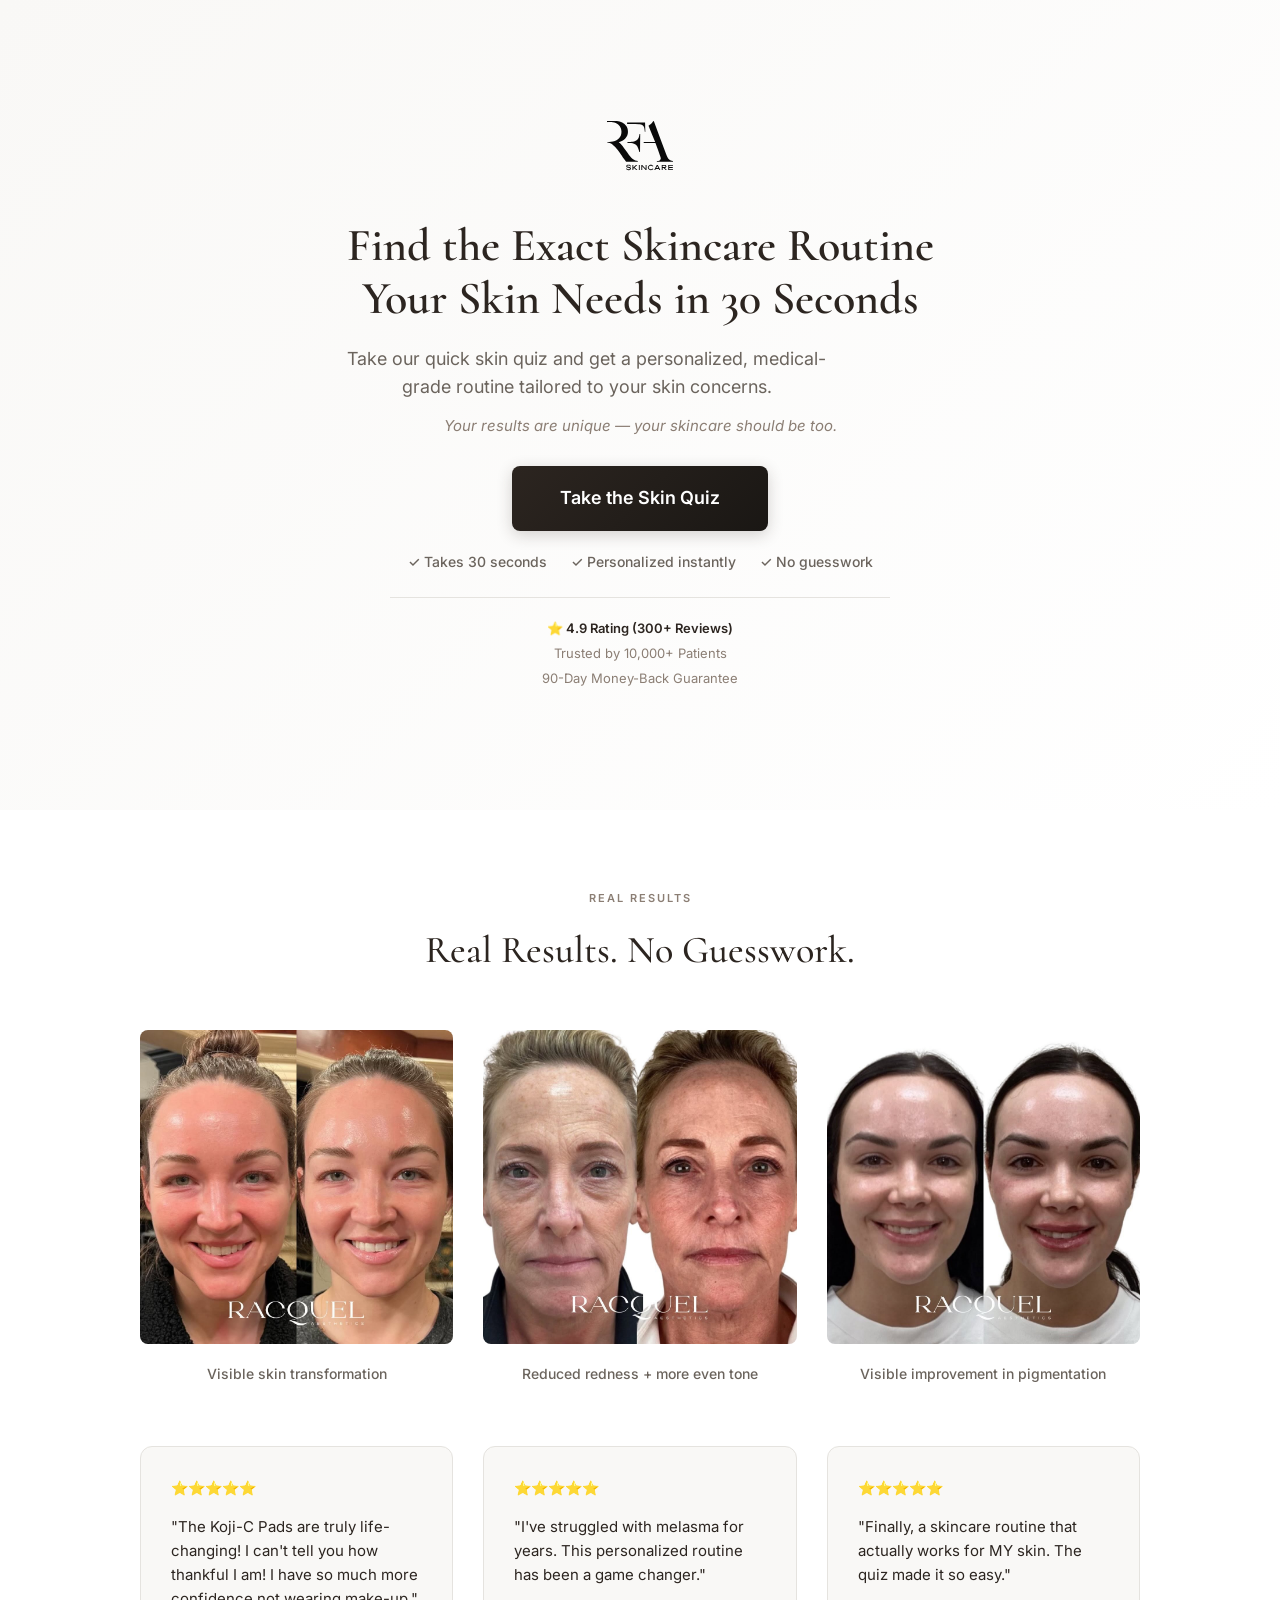
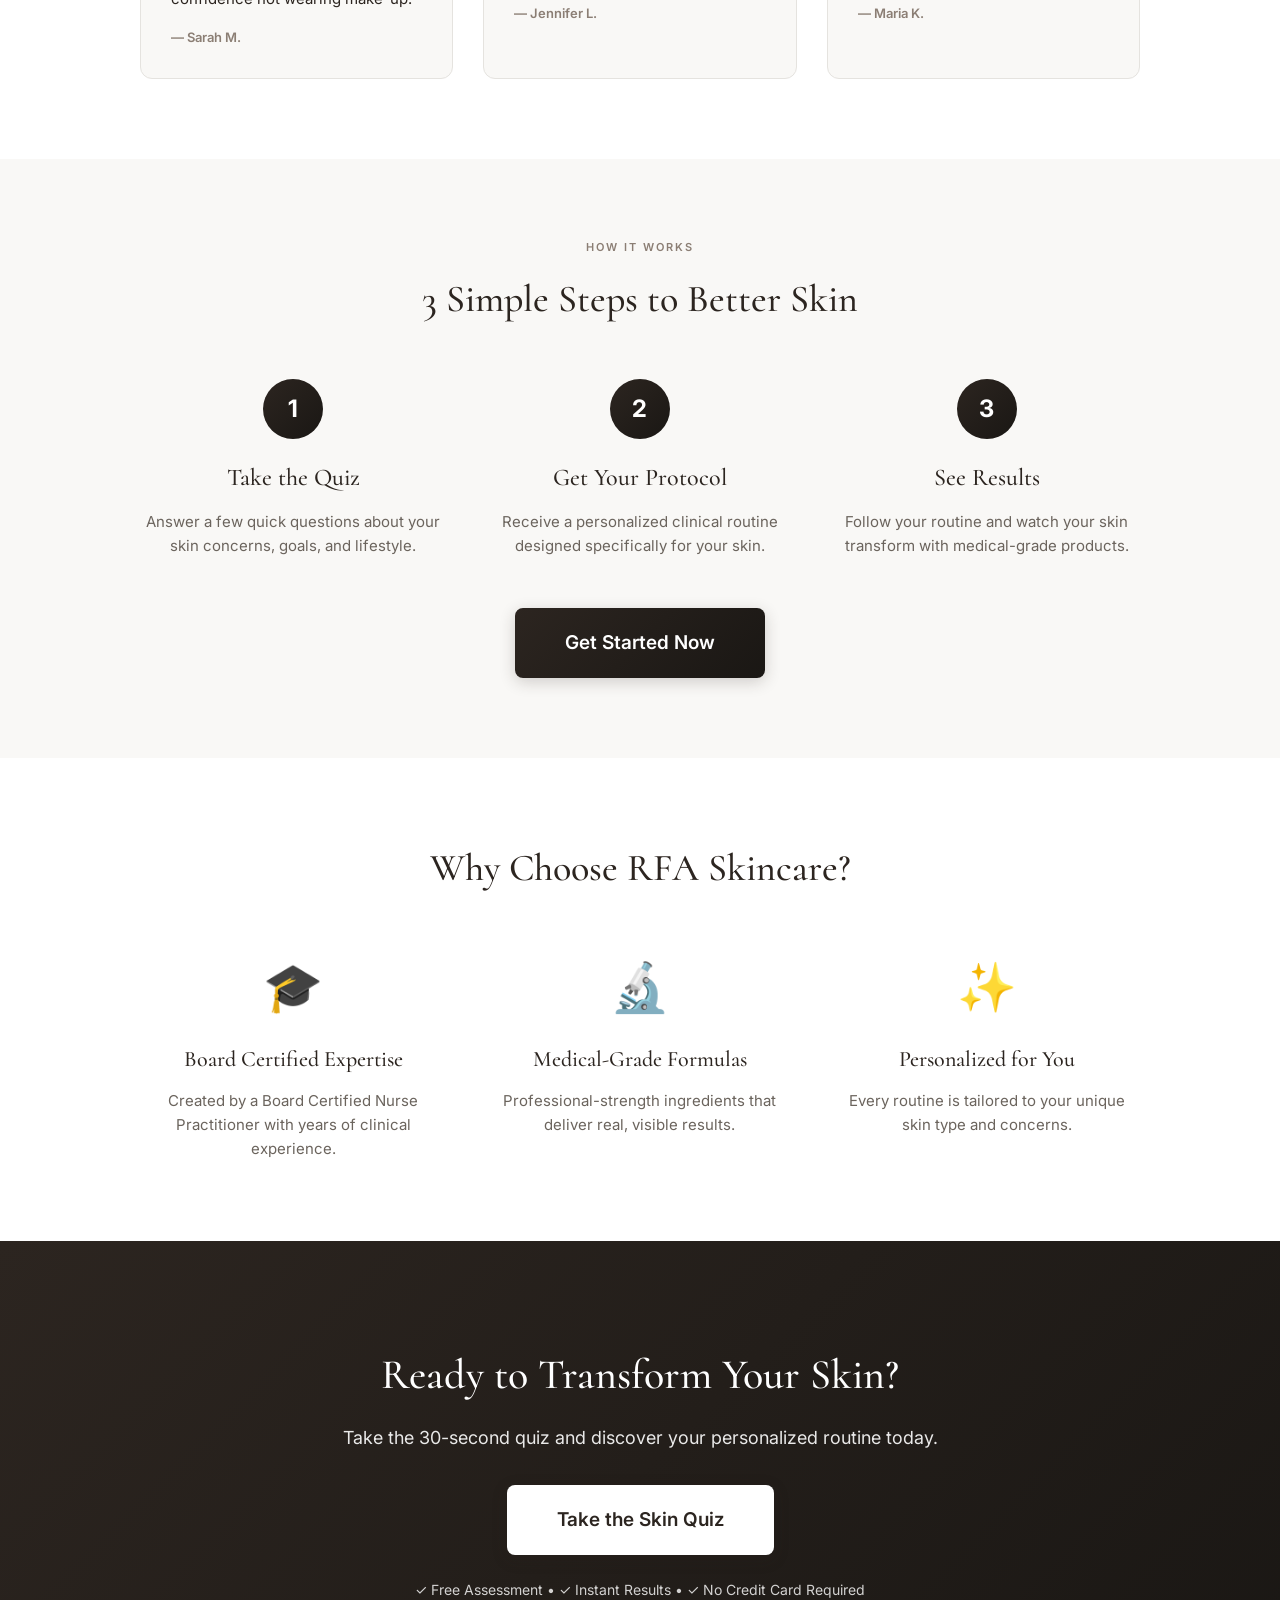
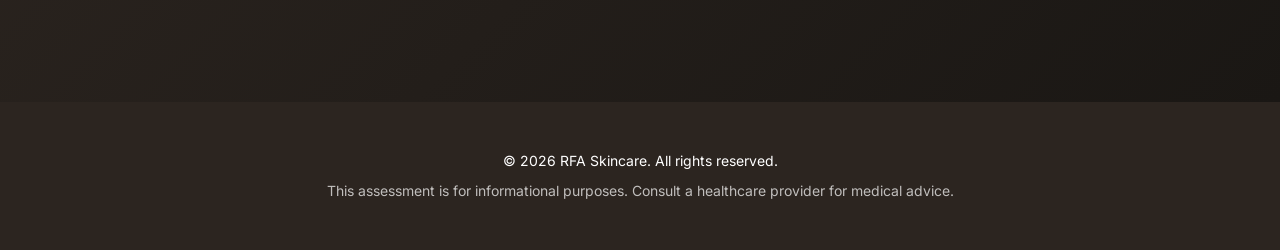
<file: index.html>
<!DOCTYPE html>
<html lang="en">
<head>
    <meta charset="UTF-8">
    <meta name="viewport" content="width=device-width, initial-scale=1.0">
    <meta name="description" content="Find the exact skincare routine your skin needs in 30 seconds. Get a personalized, medical-grade routine tailored to your skin concerns.">
    <title>Personalized Skin Quiz | RFA Skincare</title>
    
    <!-- Meta Pixel Code -->
    <script>
    !function(f,b,e,v,n,t,s)
    {if(f.fbq)return;n=f.fbq=function(){n.callMethod?
    n.callMethod.apply(n,arguments):n.queue.push(arguments)};
    if(!f._fbq)f._fbq=n;n.push=n;n.loaded=!0;n.version='2.0';
    n.queue=[];t=b.createElement(e);t.async=!0;
    t.src=v;s=b.getElementsByTagName(e)[0];
    s.parentNode.insertBefore(t,s)}(window, document,'script',
    'https://connect.facebook.net/en_US/fbevents.js');
    fbq('init', '297559342429509');
    fbq('track', 'PageView');
    </script>
    <noscript><img height="1" width="1" style="display:none"
    src="https://www.facebook.com/tr?id=297559342429509&ev=PageView&noscript=1"
    /></noscript>
    
    <!-- Google Analytics 4 -->
    <script async src="https://www.googletagmanager.com/gtag/js?id=G-4B69QWXC26"></script>
    <script>
      window.dataLayer = window.dataLayer || [];
      function gtag(){dataLayer.push(arguments);}
      gtag('js', new Date());
      gtag('config', 'G-4B69QWXC26');
    </script>
    
    <link rel="stylesheet" href="css/styles.css">
    <link rel="preconnect" href="https://fonts.googleapis.com">
    <link rel="preconnect" href="https://fonts.gstatic.com" crossorigin>
    <link href="https://fonts.googleapis.com/css2?family=Cormorant:wght@400;500;600&family=Inter:wght@400;500;600&display=swap" rel="stylesheet">
</head>
<body>
    <!-- HERO SECTION (CONVERSION-OPTIMIZED) -->
    <section class="hero">
        <div class="container">
            <!-- Header -->
            <header class="header">
                <img src="images/rfa-logo.svg" alt="RFA Skincare" class="header-logo" width="81" height="61">
            </header>
            
            <!-- Hero Grid: Content Only -->
            <div class="hero-grid">
                <!-- Content Stack (centered) -->
                <div class="hero-content hero-content-centered">
                    <h1 class="hero-headline">
                        Find the Exact Skincare Routine<br class="break-desktop"> 
                        Your Skin Needs in 30 Seconds
                    </h1>
                    
                    <p class="hero-subhead">
                        Take our quick skin quiz and get a personalized, medical-grade routine tailored to your skin concerns.
                    </p>
                    
                    <!-- Optional reinforcement line -->
                    <p class="hero-reinforcement">
                        Your results are unique — your skincare should be too.
                    </p>
                    
                    <!-- Primary CTA -->
                    <a href="quiz.html" class="btn btn-primary btn-hero" id="heroCTA">
                        Take the Skin Quiz
                    </a>
                    
                    <!-- Micro Benefits (tight spacing) -->
                    <div class="micro-benefits">
                        <span class="micro-item">✓ Takes 30 seconds</span>
                        <span class="micro-item">✓ Personalized instantly</span>
                        <span class="micro-item">✓ No guesswork</span>
                    </div>
                    
                    <!-- Trust Block (lightweight, high placement) -->
                    <div class="trust-block">
                        <div class="trust-rating">⭐ 4.9 Rating (300+ Reviews)</div>
                        <div class="trust-patients">Trusted by 10,000+ Patients</div>
                        <div class="trust-guarantee">90-Day Money-Back Guarantee</div>
                    </div>
                </div>
            </div>
        </div>
    </section>

    <!-- SECTION 2: REAL RESULTS -->
    <section class="transformations">
        <div class="container">
            <p class="section-label">REAL RESULTS</p>
            <h2 class="section-title">Real Results. No Guesswork.</h2>
            
            <!-- Before/After Gallery -->
            <div class="transformation-grid">
                <div class="transformation-item">
                    <img src="images/transformation-real-1.jpg" alt="Before and after patient results" loading="lazy">
                    <p class="result-caption">Visible skin transformation</p>
                </div>
                <div class="transformation-item">
                    <img src="images/transformation-real-2.jpg" alt="Reduced redness and even tone" loading="lazy">
                    <p class="result-caption">Reduced redness + more even tone</p>
                </div>
                <div class="transformation-item">
                    <img src="images/transformation-real-3.jpg" alt="Visible pigmentation improvement" loading="lazy">
                    <p class="result-caption">Visible improvement in pigmentation</p>
                </div>
            </div>

            <!-- Testimonial Cards -->
            <div class="testimonial-cards">
                <div class="testimonial-card">
                    <div class="stars">⭐⭐⭐⭐⭐</div>
                    <p class="testimonial-text">"The Koji-C Pads are truly life-changing! I can't tell you how thankful I am! I have so much more confidence not wearing make-up."</p>
                    <p class="testimonial-author">— Sarah M.</p>
                </div>
                
                <div class="testimonial-card">
                    <div class="stars">⭐⭐⭐⭐⭐</div>
                    <p class="testimonial-text">"I've struggled with melasma for years. This personalized routine has been a game changer."</p>
                    <p class="testimonial-author">— Jennifer L.</p>
                </div>
                
                <div class="testimonial-card">
                    <div class="stars">⭐⭐⭐⭐⭐</div>
                    <p class="testimonial-text">"Finally, a skincare routine that actually works for MY skin. The quiz made it so easy."</p>
                    <p class="testimonial-author">— Maria K.</p>
                </div>
            </div>
        </div>
    </section>

    <!-- SECTION 3: HOW IT WORKS -->
    <section class="how-it-works">
        <div class="container">
            <p class="section-label">HOW IT WORKS</p>
            <h2 class="section-title">3 Simple Steps to Better Skin</h2>
            
            <div class="steps-grid">
                <div class="step-card">
                    <div class="step-number">1</div>
                    <h3 class="step-title">Take the Quiz</h3>
                    <p class="step-description">Answer a few quick questions about your skin concerns, goals, and lifestyle.</p>
                </div>
                
                <div class="step-card">
                    <div class="step-number">2</div>
                    <h3 class="step-title">Get Your Protocol</h3>
                    <p class="step-description">Receive a personalized clinical routine designed specifically for your skin.</p>
                </div>
                
                <div class="step-card">
                    <div class="step-number">3</div>
                    <h3 class="step-title">See Results</h3>
                    <p class="step-description">Follow your routine and watch your skin transform with medical-grade products.</p>
                </div>
            </div>
            
            <div class="cta-center">
                <a href="quiz.html" class="btn btn-primary btn-large">Get Started Now</a>
            </div>
        </div>
    </section>

    <!-- SECTION 4: WHY RFA -->
    <section class="why-rfa">
        <div class="container">
            <h2 class="section-title">Why Choose RFA Skincare?</h2>
            
            <div class="features-grid">
                <div class="feature-card">
                    <div class="feature-icon">🎓</div>
                    <h3 class="feature-title">Board Certified Expertise</h3>
                    <p class="feature-description">Created by a Board Certified Nurse Practitioner with years of clinical experience.</p>
                </div>
                
                <div class="feature-card">
                    <div class="feature-icon">🔬</div>
                    <h3 class="feature-title">Medical-Grade Formulas</h3>
                    <p class="feature-description">Professional-strength ingredients that deliver real, visible results.</p>
                </div>
                
                <div class="feature-card">
                    <div class="feature-icon">✨</div>
                    <h3 class="feature-title">Personalized for You</h3>
                    <p class="feature-description">Every routine is tailored to your unique skin type and concerns.</p>
                </div>
            </div>
        </div>
    </section>

    <!-- FINAL CTA -->
    <section class="final-cta">
        <div class="container">
            <div class="final-cta-content">
                <h2 class="final-cta-headline">Ready to Transform Your Skin?</h2>
                <p class="final-cta-text">Take the 30-second quiz and discover your personalized routine today.</p>
                <a href="quiz.html" class="btn btn-primary btn-large">Take the Skin Quiz</a>
                <p class="final-cta-trust">✓ Free Assessment • ✓ Instant Results • ✓ No Credit Card Required</p>
            </div>
        </div>
    </section>

    <!-- FOOTER -->
    <footer class="footer">
        <div class="container">
            <p>&copy; 2026 RFA Skincare. All rights reserved.</p>
            <p class="footer-disclaimer">This assessment is for informational purposes. Consult a healthcare provider for medical advice.</p>
        </div>
    </footer>

    <!-- Tracking Script -->
    <script>
        // Track CTA clicks
        document.querySelectorAll('a[href="quiz.html"]').forEach(link => {
            link.addEventListener('click', function() {
                if (typeof fbq !== 'undefined') {
                    fbq('track', 'InitiateCheckout');
                }
                if (typeof gtag !== 'undefined') {
                    gtag('event', 'quiz_start', {
                        'event_category': 'engagement',
                        'event_label': 'hero_cta'
                    });
                }
            });
        });
    </script>
</body>
</html>
</file>
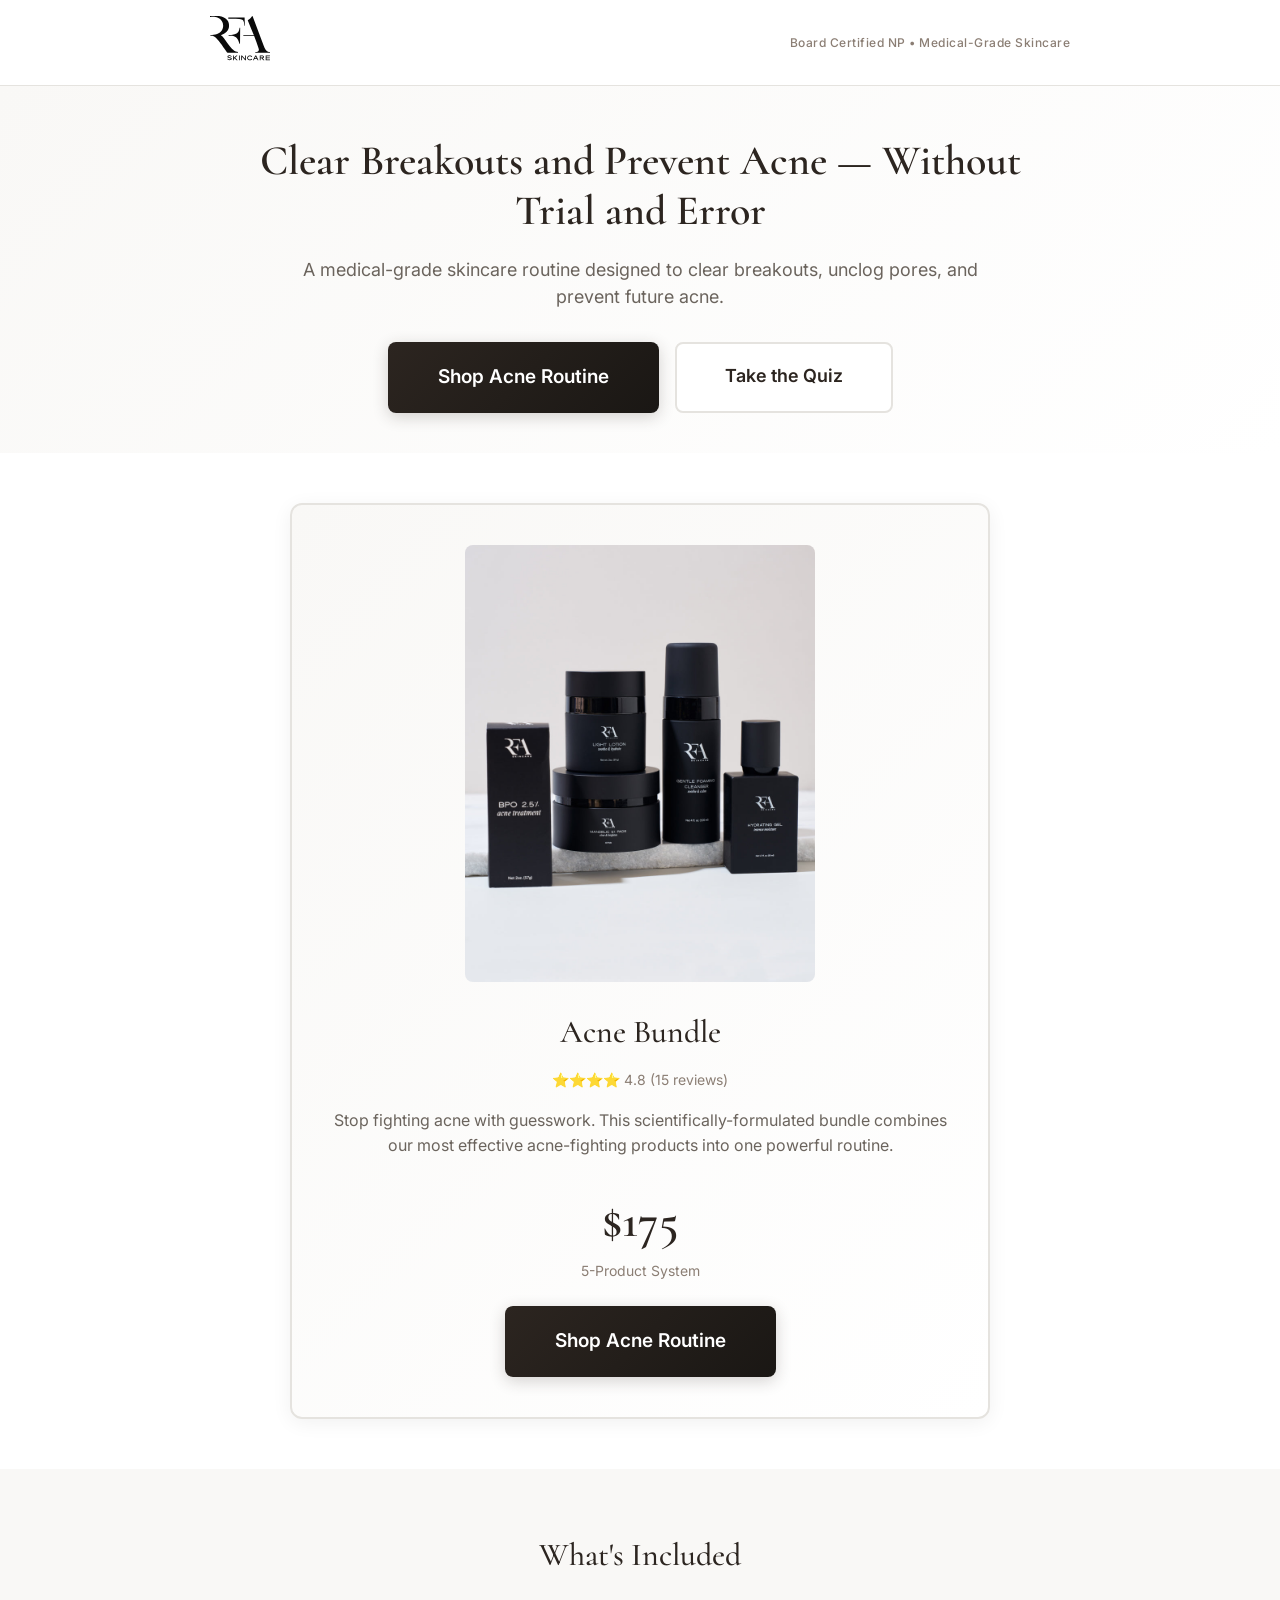
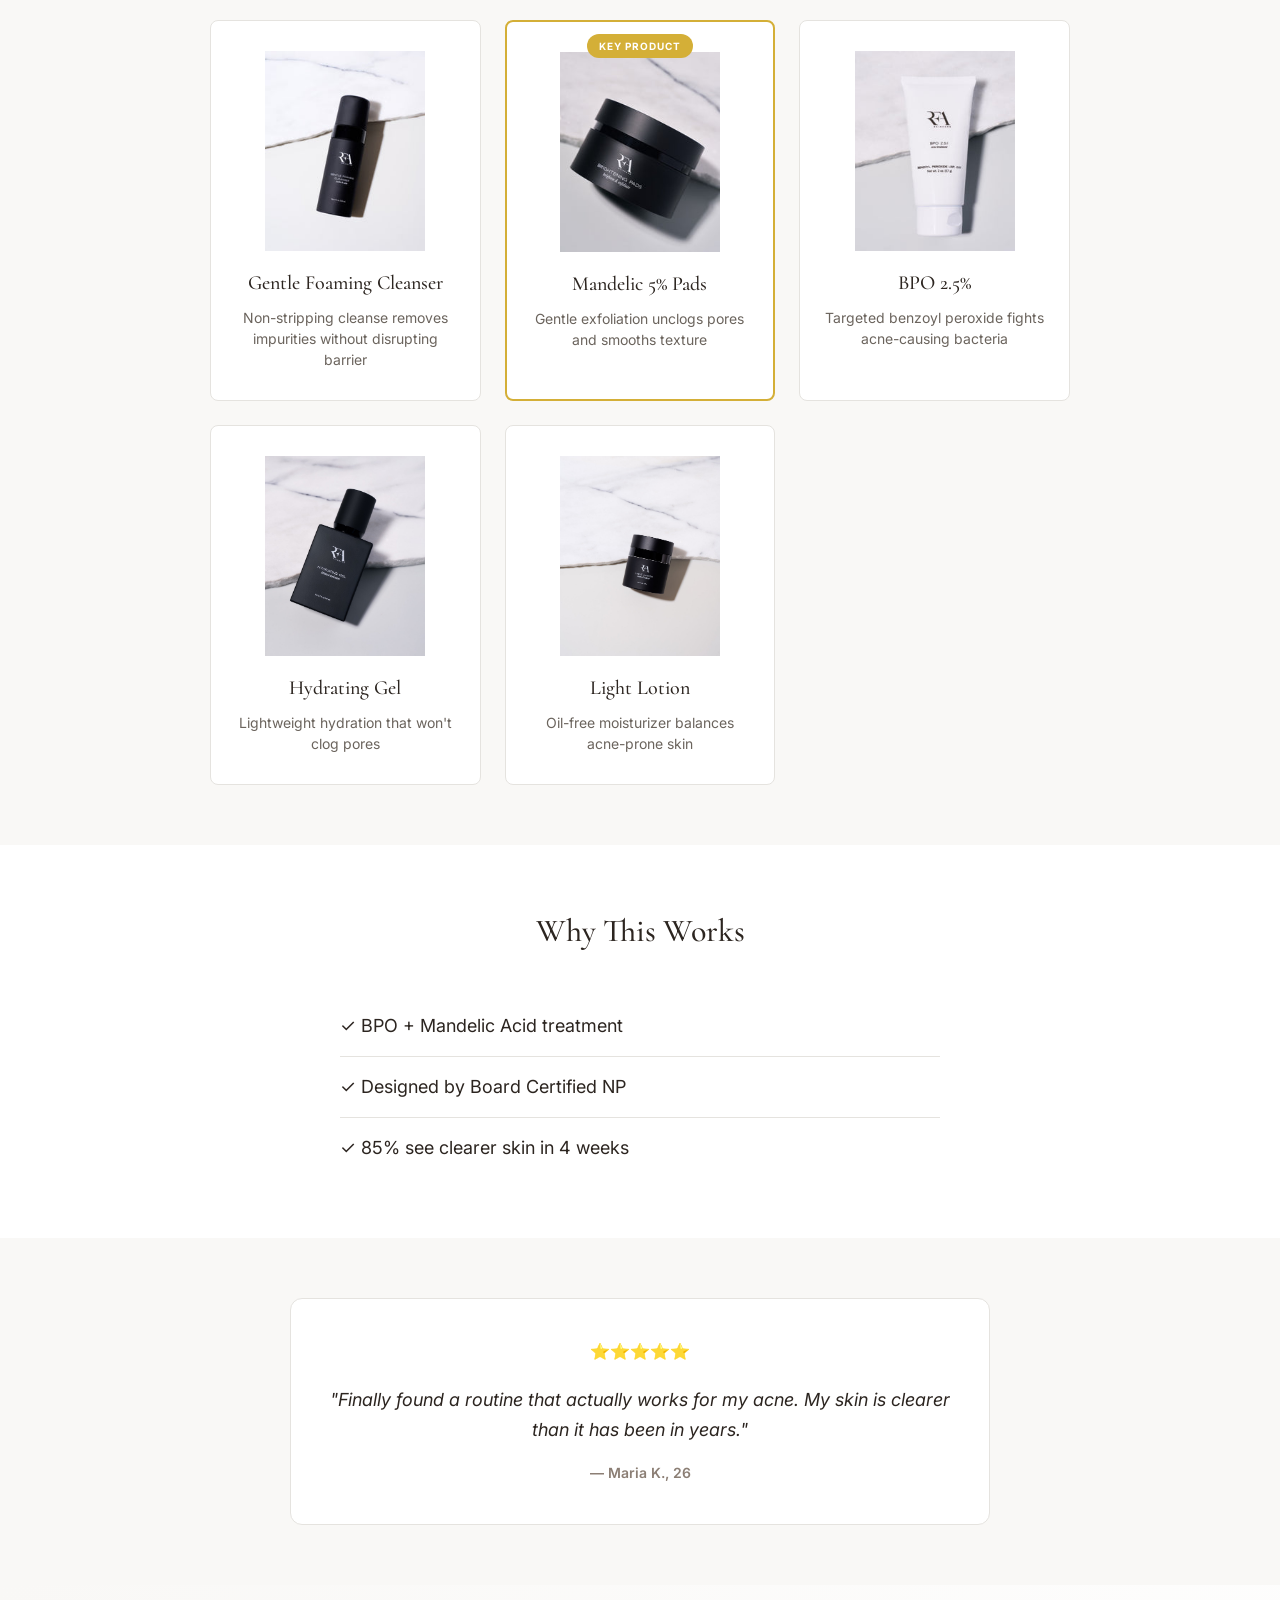
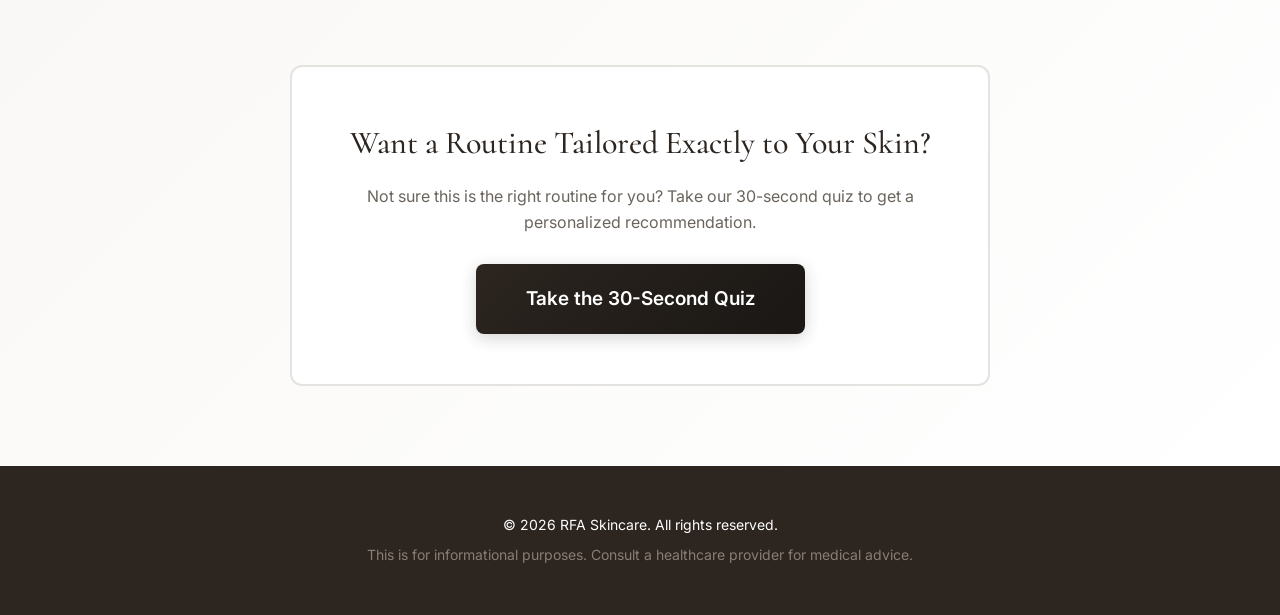
<file: acne.html>
<!DOCTYPE html>
<html lang="en">
<head>
    <meta charset="UTF-8">
    <meta name="viewport" content="width=device-width, initial-scale=1.0">
    <meta name="description" content="Medical-grade skincare routine">
    <title>Skincare Routine | RFA Skincare</title>
    
    <!-- Meta Pixel -->
    <script>
    !function(f,b,e,v,n,t,s)
    {if(f.fbq)return;n=f.fbq=function(){n.callMethod?
    n.callMethod.apply(n,arguments):n.queue.push(arguments)};
    if(!f._fbq)f._fbq=n;n.push=n;n.loaded=!0;n.version='2.0';
    n.queue=[];t=b.createElement(e);t.async=!0;
    t.src=v;s=b.getElementsByTagName(e)[0];
    s.parentNode.insertBefore(t,s)}(window, document,'script',
    'https://connect.facebook.net/en_US/fbevents.js');
    fbq('init', '297559342429509');
    fbq('track', 'PageView');
    </script>
    
    <!-- Google Analytics -->
    <script async src="https://www.googletagmanager.com/gtag/js?id=G-4B69QWXC26"></script>
    <script>
      window.dataLayer = window.dataLayer || [];
      function gtag(){dataLayer.push(arguments);}
      gtag('js', new Date());
      gtag('config', 'G-4B69QWXC26');
    </script>
    
    <link rel="stylesheet" href="css/landing.css">
    <link rel="preconnect" href="https://fonts.googleapis.com">
    <link rel="preconnect" href="https://fonts.gstatic.com" crossorigin>
    <link href="https://fonts.googleapis.com/css2?family=Cormorant:wght@400;500;600&family=Inter:wght@400;500;600&display=swap" rel="stylesheet">
</head>
<body data-slug="acne">
    <!-- Header -->
    <header class="landing-header">
        <div class="container">
            <a href="index.html" class="logo">
                <img src="images/rfa-logo.svg" alt="RFA Skincare" width="81" height="61">
            </a>
            <div class="header-trust">Board Certified NP • Medical-Grade Skincare</div>
        </div>
    </header>

    <!-- Hero Section -->
    <section class="landing-hero">
        <div class="container">
            <h1 id="heroHeadline" class="landing-headline">
                Loading...
            </h1>
            
            <p id="heroSubheadline" class="landing-subheadline">
                Loading...
            </p>
            
            <!-- Primary CTA -->
            <div class="hero-cta-group">
                <a href="cart.html" id="heroCTAPrimary" class="btn btn-primary btn-large" data-track="hero-cta-primary">
                    Shop Routine
                </a>
                <a href="quiz.html" id="heroCTASecondary" class="btn btn-secondary quiz-link" data-track="hero-cta-secondary">
                    Take the Quiz
                </a>
            </div>
        </div>
    </section>

    <!-- Bundle Card -->
    <section class="bundle-section-landing">
        <div class="container">
            <div id="bundleCard" class="bundle-card-landing">
                <!-- Populated by JS -->
            </div>
        </div>
    </section>

    <!-- What's Included -->
    <section class="products-section-landing">
        <div class="container">
            <h2 class="section-title-landing">What's Included</h2>
            <div id="productsGrid" class="products-grid-landing">
                <!-- Populated by JS -->
            </div>
        </div>
    </section>

    <!-- Why This Works -->
    <section class="benefits-section-landing">
        <div class="container">
            <h2 class="section-title-landing">Why This Works</h2>
            <ul id="benefitsList" class="benefits-list-landing">
                <!-- Populated by JS -->
            </ul>
        </div>
    </section>

    <!-- Social Proof -->
    <section class="testimonial-section-landing">
        <div class="container">
            <div id="testimonialCard" class="testimonial-card-landing">
                <!-- Populated by JS -->
            </div>
        </div>
    </section>

    <!-- Quiz Fallback -->
    <section class="quiz-fallback-section">
        <div class="container">
            <div class="quiz-fallback-card">
                <h2 class="quiz-fallback-headline">Want a Routine Tailored Exactly to Your Skin?</h2>
                <p class="quiz-fallback-text">Not sure this is the right routine for you? Take our 30-second quiz to get a personalized recommendation.</p>
                <a href="quiz.html" class="btn btn-primary btn-large quiz-link">
                    Take the 30-Second Quiz
                </a>
            </div>
        </div>
    </section>

    <!-- Footer -->
    <footer class="landing-footer">
        <div class="container">
            <p>&copy; 2026 RFA Skincare. All rights reserved.</p>
            <p class="footer-disclaimer">This is for informational purposes. Consult a healthcare provider for medical advice.</p>
        </div>
    </footer>

    <!-- Scripts -->
    <script src="js/rfa-bundles.js"></script>
    <script src="js/landing-config.js"></script>
    <script src="js/landing-page.js"></script>
    <script>
        // Initialize landing page with slug from data attribute
        document.addEventListener('DOMContentLoaded', () => {
            const slug = document.body.getAttribute('data-slug');
            if (slug) {
                new LandingPage(slug);
            } else {
                console.error('No slug found on body element');
                window.location.href = '/';
            }
        });
    </script>
</body>
</html>
</file>
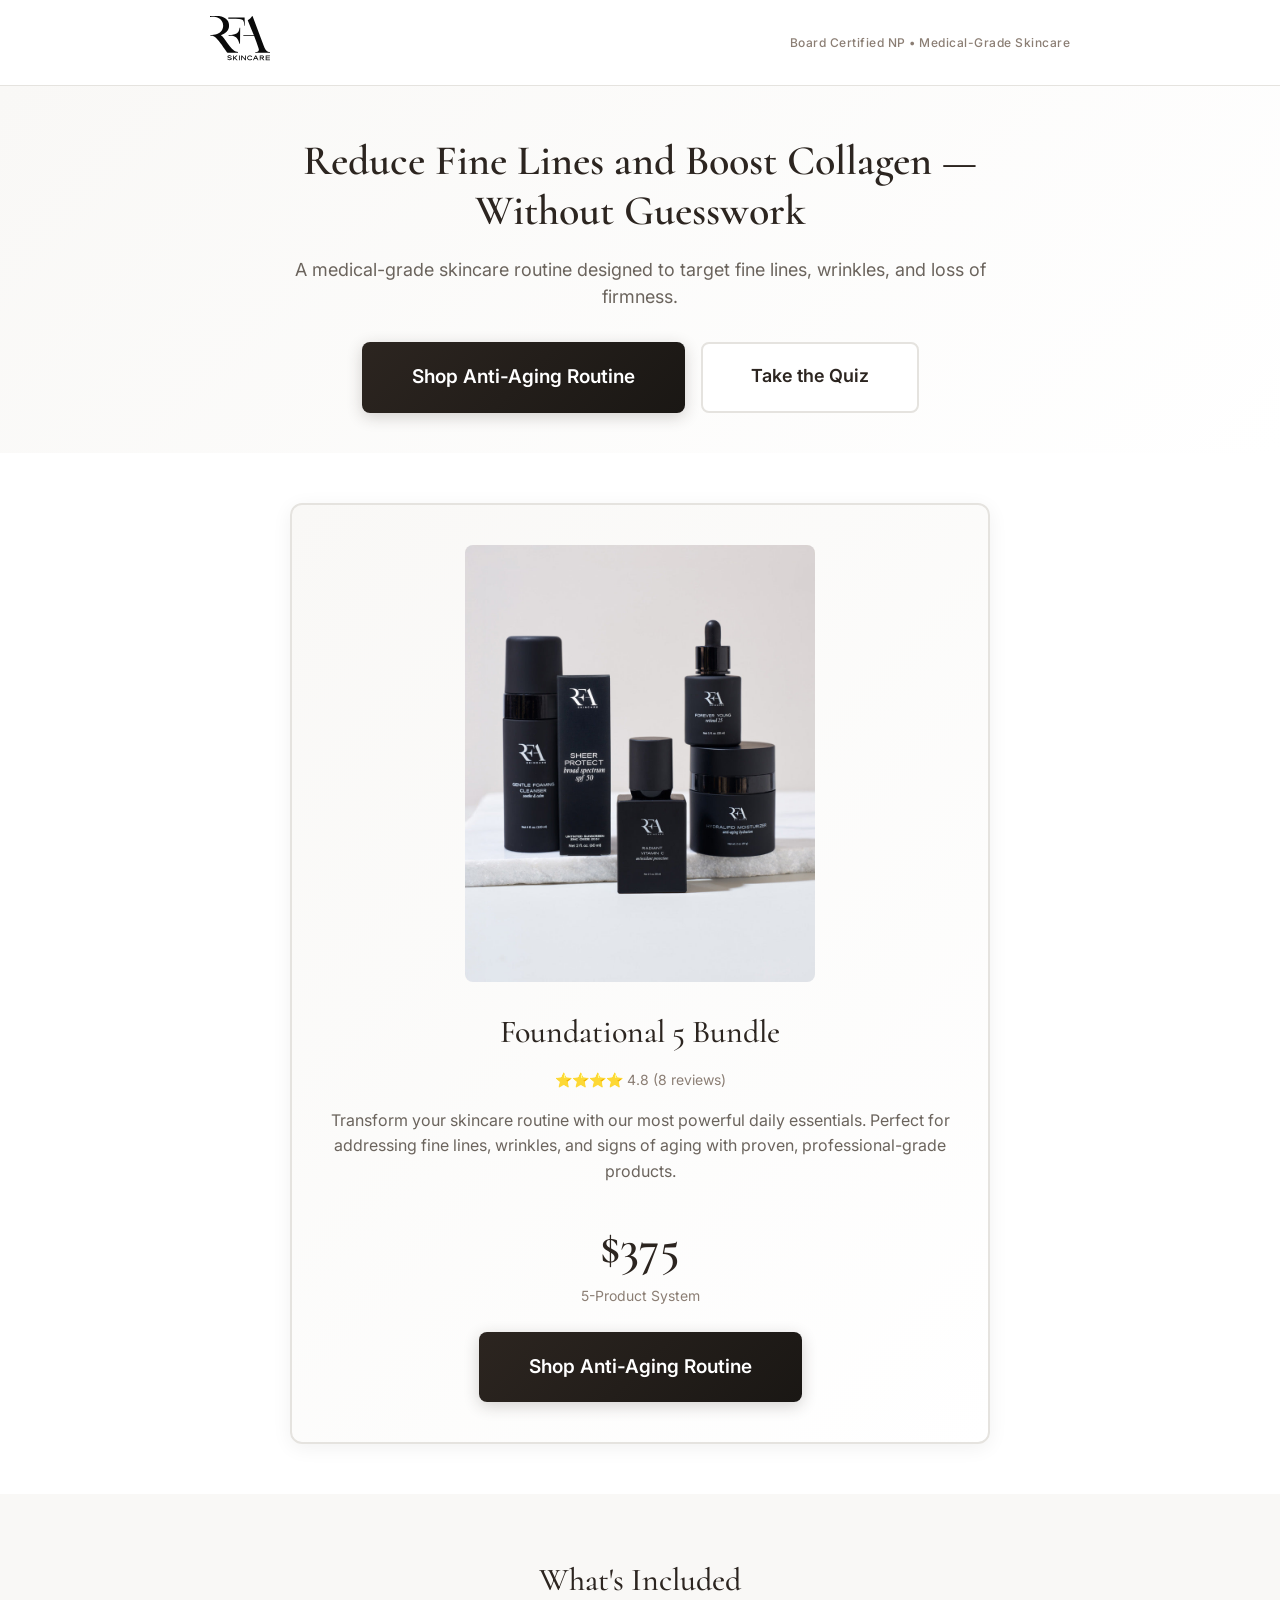
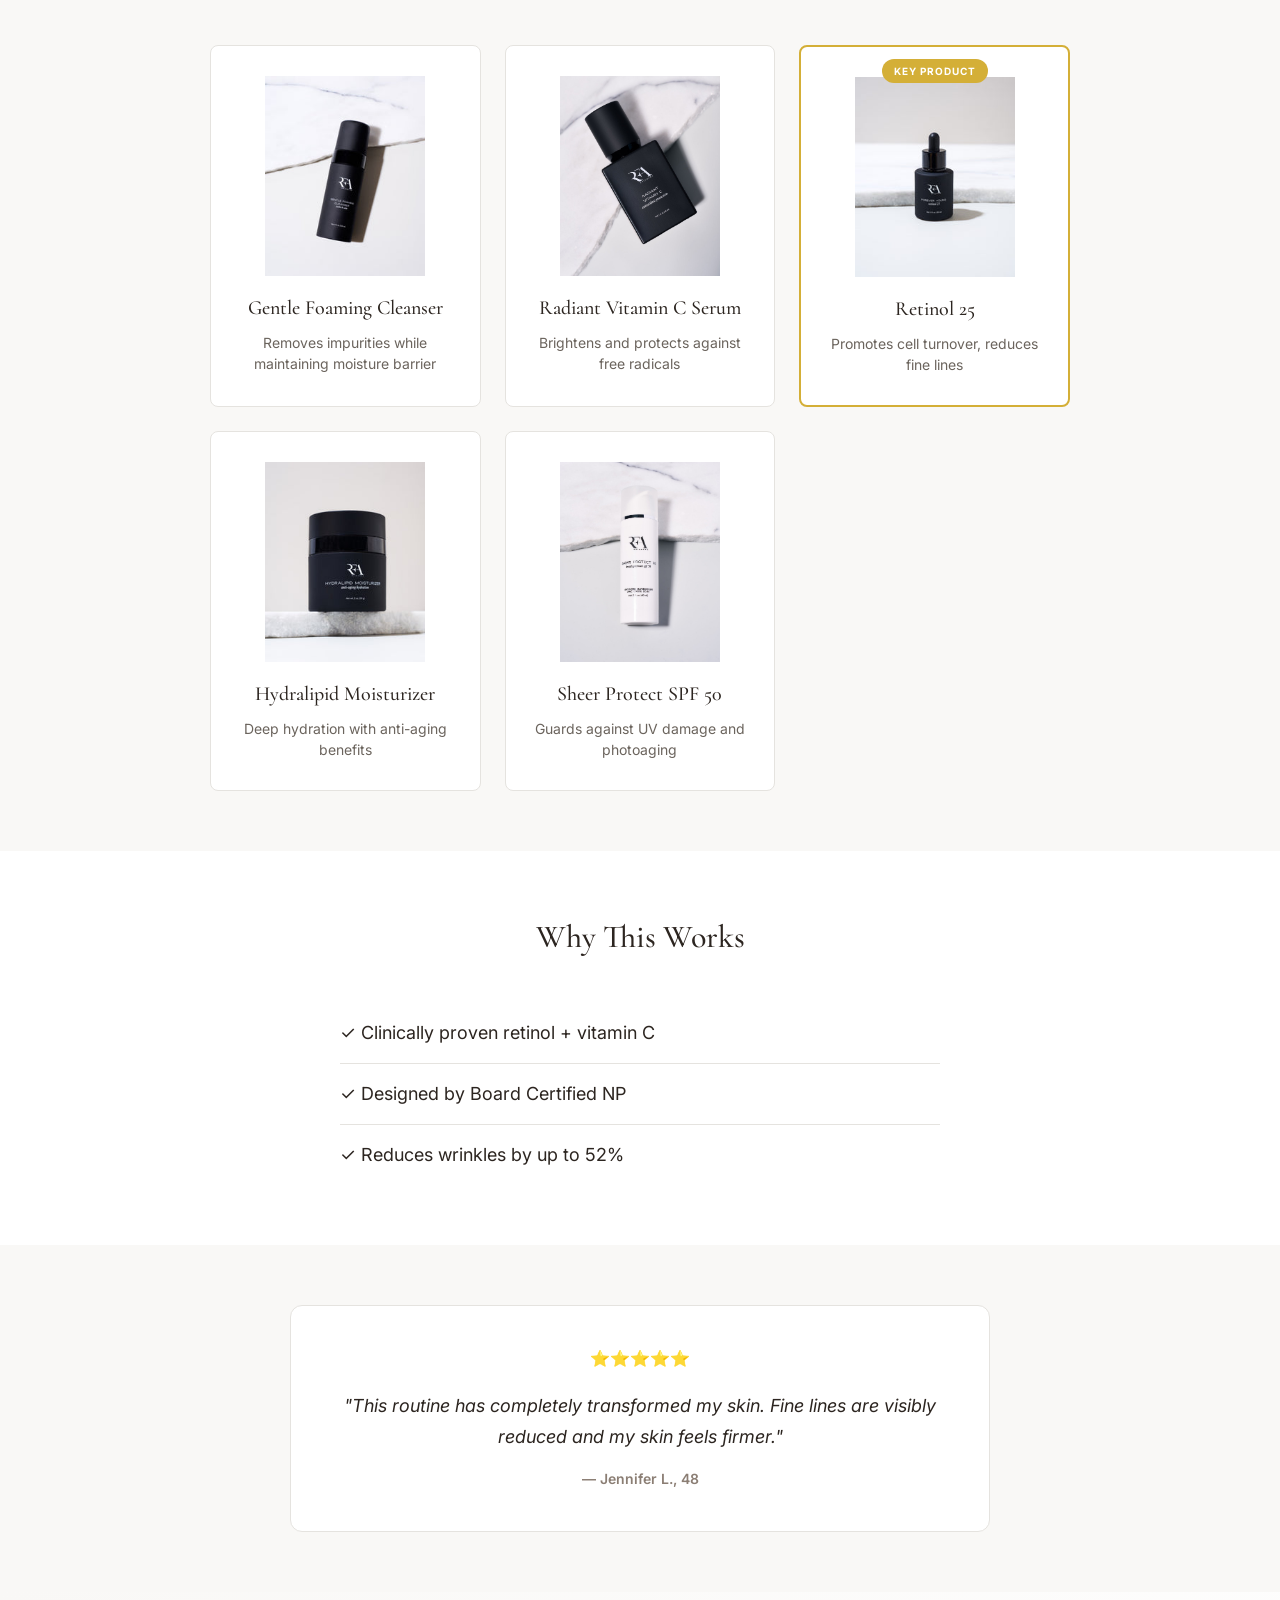
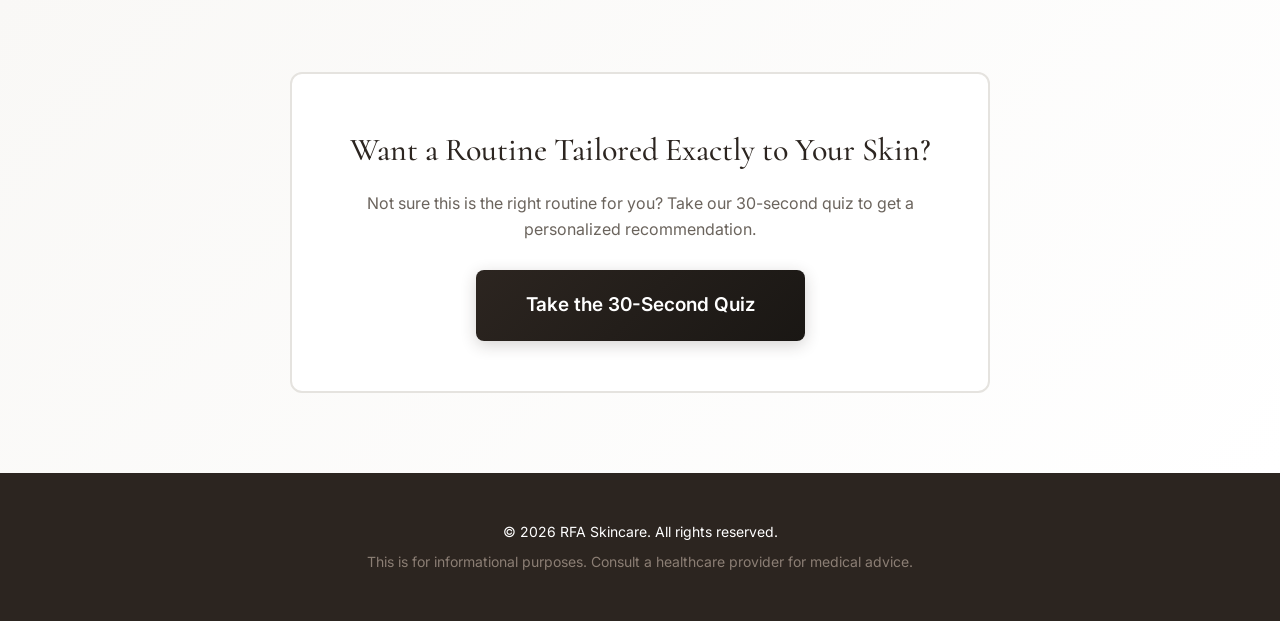
<file: anti-aging.html>
<!DOCTYPE html>
<html lang="en">
<head>
    <meta charset="UTF-8">
    <meta name="viewport" content="width=device-width, initial-scale=1.0">
    <meta name="description" content="Medical-grade skincare routine">
    <title>Skincare Routine | RFA Skincare</title>
    
    <!-- Meta Pixel -->
    <script>
    !function(f,b,e,v,n,t,s)
    {if(f.fbq)return;n=f.fbq=function(){n.callMethod?
    n.callMethod.apply(n,arguments):n.queue.push(arguments)};
    if(!f._fbq)f._fbq=n;n.push=n;n.loaded=!0;n.version='2.0';
    n.queue=[];t=b.createElement(e);t.async=!0;
    t.src=v;s=b.getElementsByTagName(e)[0];
    s.parentNode.insertBefore(t,s)}(window, document,'script',
    'https://connect.facebook.net/en_US/fbevents.js');
    fbq('init', '297559342429509');
    fbq('track', 'PageView');
    </script>
    
    <!-- Google Analytics -->
    <script async src="https://www.googletagmanager.com/gtag/js?id=G-4B69QWXC26"></script>
    <script>
      window.dataLayer = window.dataLayer || [];
      function gtag(){dataLayer.push(arguments);}
      gtag('js', new Date());
      gtag('config', 'G-4B69QWXC26');
    </script>
    
    <link rel="stylesheet" href="css/landing.css">
    <link rel="preconnect" href="https://fonts.googleapis.com">
    <link rel="preconnect" href="https://fonts.gstatic.com" crossorigin>
    <link href="https://fonts.googleapis.com/css2?family=Cormorant:wght@400;500;600&family=Inter:wght@400;500;600&display=swap" rel="stylesheet">
</head>
<body data-slug="anti-aging">
    <!-- Header -->
    <header class="landing-header">
        <div class="container">
            <a href="index.html" class="logo">
                <img src="images/rfa-logo.svg" alt="RFA Skincare" width="81" height="61">
            </a>
            <div class="header-trust">Board Certified NP • Medical-Grade Skincare</div>
        </div>
    </header>

    <!-- Hero Section -->
    <section class="landing-hero">
        <div class="container">
            <h1 id="heroHeadline" class="landing-headline">
                Loading...
            </h1>
            
            <p id="heroSubheadline" class="landing-subheadline">
                Loading...
            </p>
            
            <!-- Primary CTA -->
            <div class="hero-cta-group">
                <a href="cart.html" id="heroCTAPrimary" class="btn btn-primary btn-large" data-track="hero-cta-primary">
                    Shop Routine
                </a>
                <a href="quiz.html" id="heroCTASecondary" class="btn btn-secondary quiz-link" data-track="hero-cta-secondary">
                    Take the Quiz
                </a>
            </div>
        </div>
    </section>

    <!-- Bundle Card -->
    <section class="bundle-section-landing">
        <div class="container">
            <div id="bundleCard" class="bundle-card-landing">
                <!-- Populated by JS -->
            </div>
        </div>
    </section>

    <!-- What's Included -->
    <section class="products-section-landing">
        <div class="container">
            <h2 class="section-title-landing">What's Included</h2>
            <div id="productsGrid" class="products-grid-landing">
                <!-- Populated by JS -->
            </div>
        </div>
    </section>

    <!-- Why This Works -->
    <section class="benefits-section-landing">
        <div class="container">
            <h2 class="section-title-landing">Why This Works</h2>
            <ul id="benefitsList" class="benefits-list-landing">
                <!-- Populated by JS -->
            </ul>
        </div>
    </section>

    <!-- Social Proof -->
    <section class="testimonial-section-landing">
        <div class="container">
            <div id="testimonialCard" class="testimonial-card-landing">
                <!-- Populated by JS -->
            </div>
        </div>
    </section>

    <!-- Quiz Fallback -->
    <section class="quiz-fallback-section">
        <div class="container">
            <div class="quiz-fallback-card">
                <h2 class="quiz-fallback-headline">Want a Routine Tailored Exactly to Your Skin?</h2>
                <p class="quiz-fallback-text">Not sure this is the right routine for you? Take our 30-second quiz to get a personalized recommendation.</p>
                <a href="quiz.html" class="btn btn-primary btn-large quiz-link">
                    Take the 30-Second Quiz
                </a>
            </div>
        </div>
    </section>

    <!-- Footer -->
    <footer class="landing-footer">
        <div class="container">
            <p>&copy; 2026 RFA Skincare. All rights reserved.</p>
            <p class="footer-disclaimer">This is for informational purposes. Consult a healthcare provider for medical advice.</p>
        </div>
    </footer>

    <!-- Scripts -->
    <script src="js/rfa-bundles.js"></script>
    <script src="js/landing-config.js"></script>
    <script src="js/landing-page.js"></script>
    <script>
        // Initialize landing page with slug from data attribute
        document.addEventListener('DOMContentLoaded', () => {
            const slug = document.body.getAttribute('data-slug');
            if (slug) {
                new LandingPage(slug);
            } else {
                console.error('No slug found on body element');
                window.location.href = '/';
            }
        });
    </script>
</body>
</html>
</file>
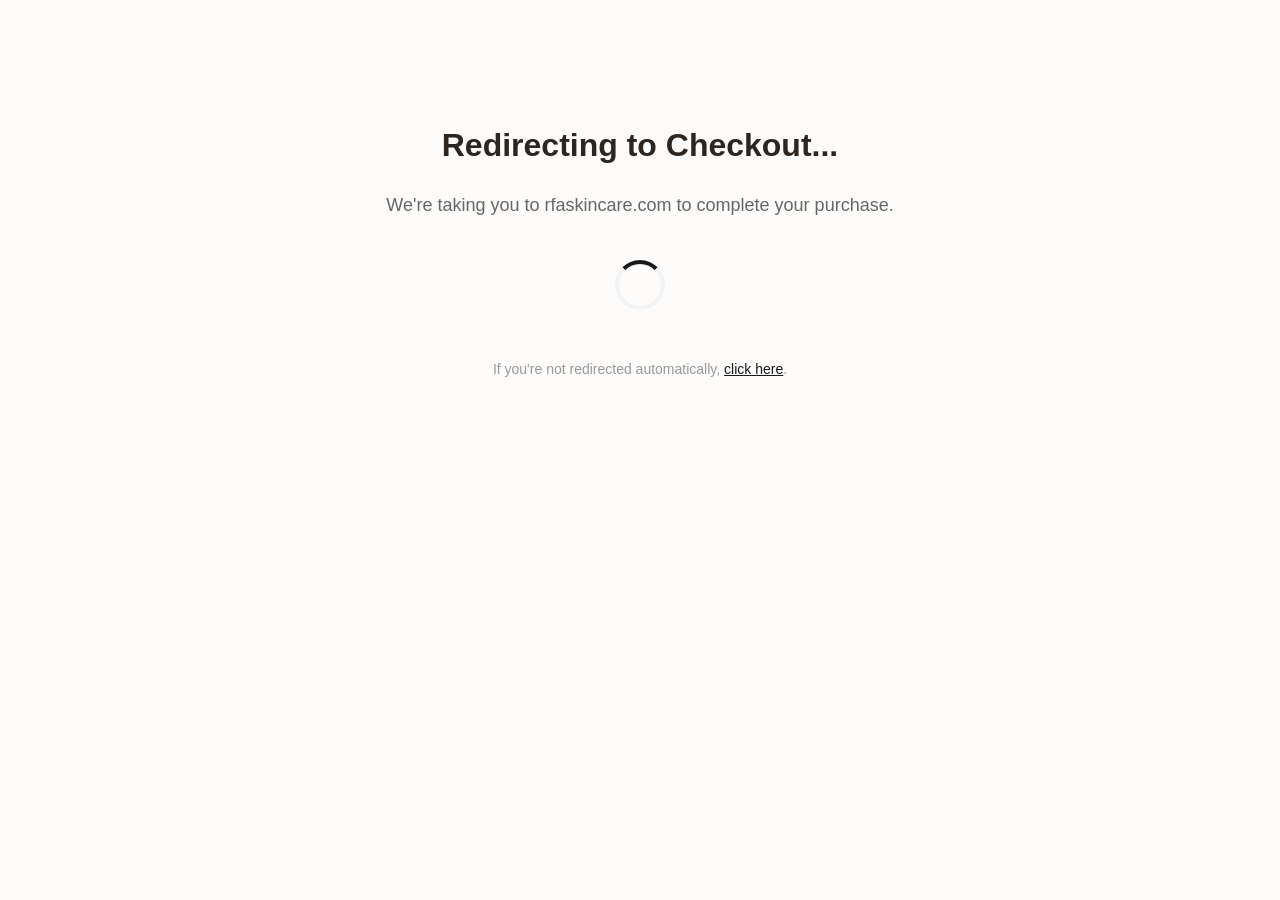
<file: cart.html>
<!DOCTYPE html>
<html lang="en">
<head>
    <meta charset="UTF-8">
    <meta name="viewport" content="width=device-width, initial-scale=1.0">
    <title>Your Routine - RFA Skinlab</title>
    <link rel="stylesheet" href="css/styles.css">
    
    <!-- Meta Pixel Code -->
    <script>
    !function(f,b,e,v,n,t,s)
    {if(f.fbq)return;n=f.fbq=function(){n.callMethod?
    n.callMethod.apply(n,arguments):n.queue.push(arguments)};
    if(!f._fbq)f._fbq=n;n.push=n;n.loaded=!0;n.version='2.0';
    n.queue=[];t=b.createElement(e);t.async=!0;
    t.src=v;s=b.getElementsByTagName(e)[0];
    s.parentNode.insertBefore(t,s)}(window, document,'script',
    'https://connect.facebook.net/en_US/fbevents.js');
    fbq('init', '297559342429509');
    fbq('track', 'PageView');
    fbq('track', 'InitiateCheckout');
    </script>
    
    <!-- Google tag (gtag.js) -->
    <script async src="https://www.googletagmanager.com/gtag/js?id=G-4B69QWXC26"></script>
    <script>
      window.dataLayer = window.dataLayer || [];
      function gtag(){dataLayer.push(arguments);}
      gtag('js', new Date());
      gtag('config', 'G-4B69QWXC26');
      gtag('event', 'begin_checkout', {
          items: []
      });
    </script>
</head>
<body>
    <div class="container" style="max-width: 800px; margin: 80px auto; padding: 40px; text-align: center;">
        <h1 style="font-size: 32px; margin-bottom: 20px;">Redirecting to Checkout...</h1>
        <p style="font-size: 18px; color: #666; margin-bottom: 40px;">
            We're taking you to rfaskincare.com to complete your purchase.
        </p>
        
        <div style="margin: 40px 0;">
            <div style="display: inline-block; width: 50px; height: 50px; border: 4px solid #f3f3f3; border-top: 4px solid #1A1A1A; border-radius: 50%; animation: spin 1s linear infinite;"></div>
        </div>
        
        <p style="font-size: 14px; color: #999;">
            If you're not redirected automatically, <a href="https://rfaskincare.com" style="color: #1A1A1A; text-decoration: underline;">click here</a>.
        </p>
    </div>
    
    <style>
        @keyframes spin {
            0% { transform: rotate(0deg); }
            100% { transform: rotate(360deg); }
        }
    </style>
    
    <script>
        // Get cart data from localStorage
        const cartData = localStorage.getItem('cartProducts');
        const quizData = localStorage.getItem('quizData');
        
        // Check for bundle parameter from landing page
        const urlParams = new URLSearchParams(window.location.search);
        const bundleParam = urlParams.get('bundle');
        
        console.log('Cart data:', cartData);
        console.log('Quiz data:', quizData);
        console.log('Bundle param:', bundleParam);
        
        // Determine which bundle to redirect to
        let bundleUrl = 'https://rfaskincare.com/collections/bundles';
        
        // Map bundle keys to URLs
        const bundleUrlMap = {
            'redness': 'https://rfaskincare.com/products/rosacea-bundle',
            'acne': 'https://rfaskincare.com/products/acne-bundle',
            'pigmentation': 'https://rfaskincare.com/products/pigmentation-bundle',
            'antiaging': 'https://rfaskincare.com/products/rfa-foundational-5',
            'dryness': 'https://rfaskincare.com/products/hydration-bundle',
            'pregnancy': 'https://rfaskincare.com/products/pregnancy-bundle',
            'teen': 'https://rfaskincare.com/products/teen-bundle'
        };
        
        // Priority 1: Landing page bundle parameter
        if (bundleParam && bundleUrlMap[bundleParam]) {
            bundleUrl = bundleUrlMap[bundleParam];
        }
        // Priority 2: Quiz data
        else if (quizData) {
            try {
                const data = JSON.parse(quizData);
                const concern = data.concern || data.routineType;
                
                const concernBundleMap = {
                    'redness': 'https://rfaskincare.com/products/rosacea-bundle',
                    'acne': 'https://rfaskincare.com/products/acne-bundle',
                    'pigmentation': 'https://rfaskincare.com/products/pigmentation-bundle',
                    'aging': 'https://rfaskincare.com/products/rfa-foundational-5',
                    'dryness': 'https://rfaskincare.com/products/hydration-bundle',
                    'pregnancy': 'https://rfaskincare.com/products/pregnancy-bundle',
                    'teen': 'https://rfaskincare.com/products/teen-bundle',
                    'barrier-repair': 'https://rfaskincare.com/products/rosacea-bundle',
                    'acne-control': 'https://rfaskincare.com/products/acne-bundle',
                    'hydration': 'https://rfaskincare.com/products/hydration-bundle',
                    'brightening': 'https://rfaskincare.com/products/pigmentation-bundle',
                    'anti-aging': 'https://rfaskincare.com/products/rfa-foundational-5',
                    'balanced': 'https://rfaskincare.com/products/rosacea-bundle'
                };
                
                if (concern && concernBundleMap[concern]) {
                    bundleUrl = concernBundleMap[concern];
                }
            } catch (e) {
                console.error('Error parsing quiz data:', e);
            }
        }
        
        // Track checkout started
        if (typeof gtag === 'function') {
            gtag('event', 'checkout_redirect', {
                destination: bundleUrl,
                source: bundleParam ? 'landing_page' : 'quiz'
            });
        }
        
        // Redirect after 2 seconds
        setTimeout(() => {
            window.location.href = bundleUrl;
        }, 2000);
    </script>
</body>
</html>
</file>
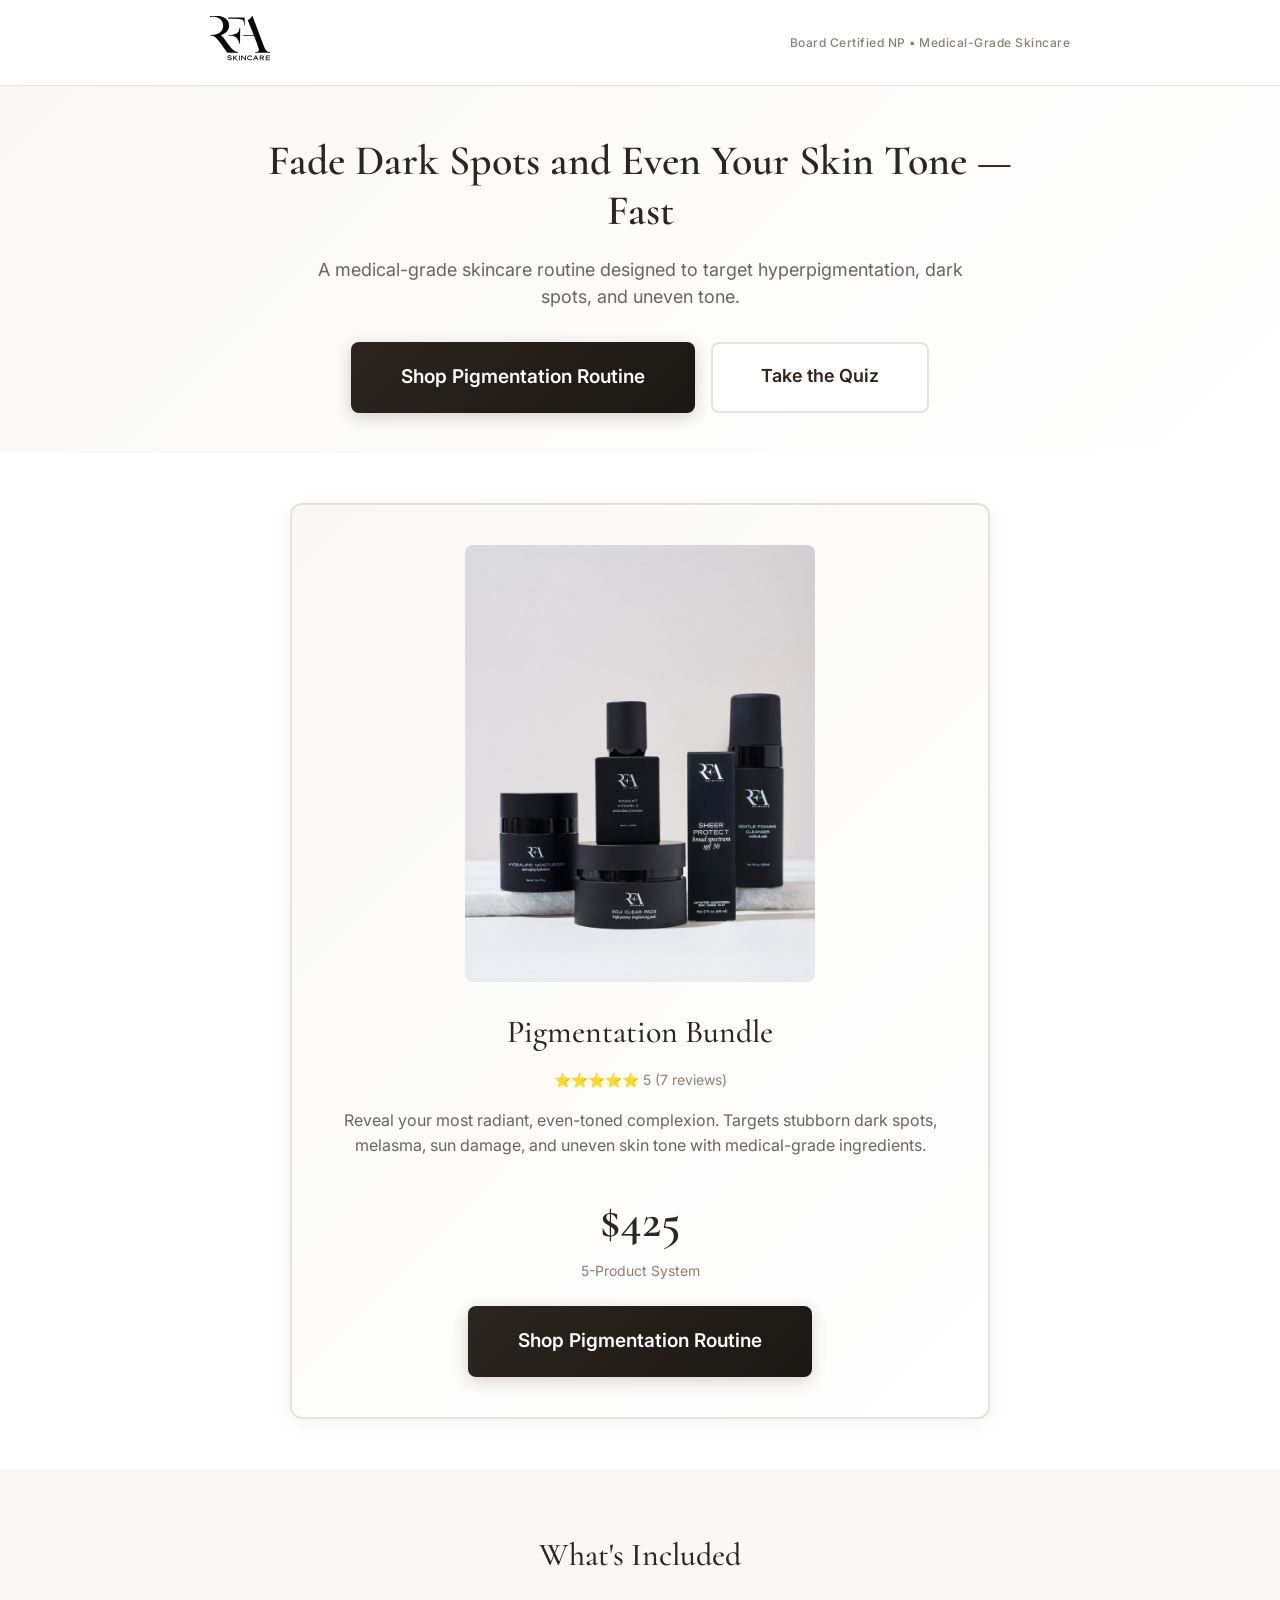
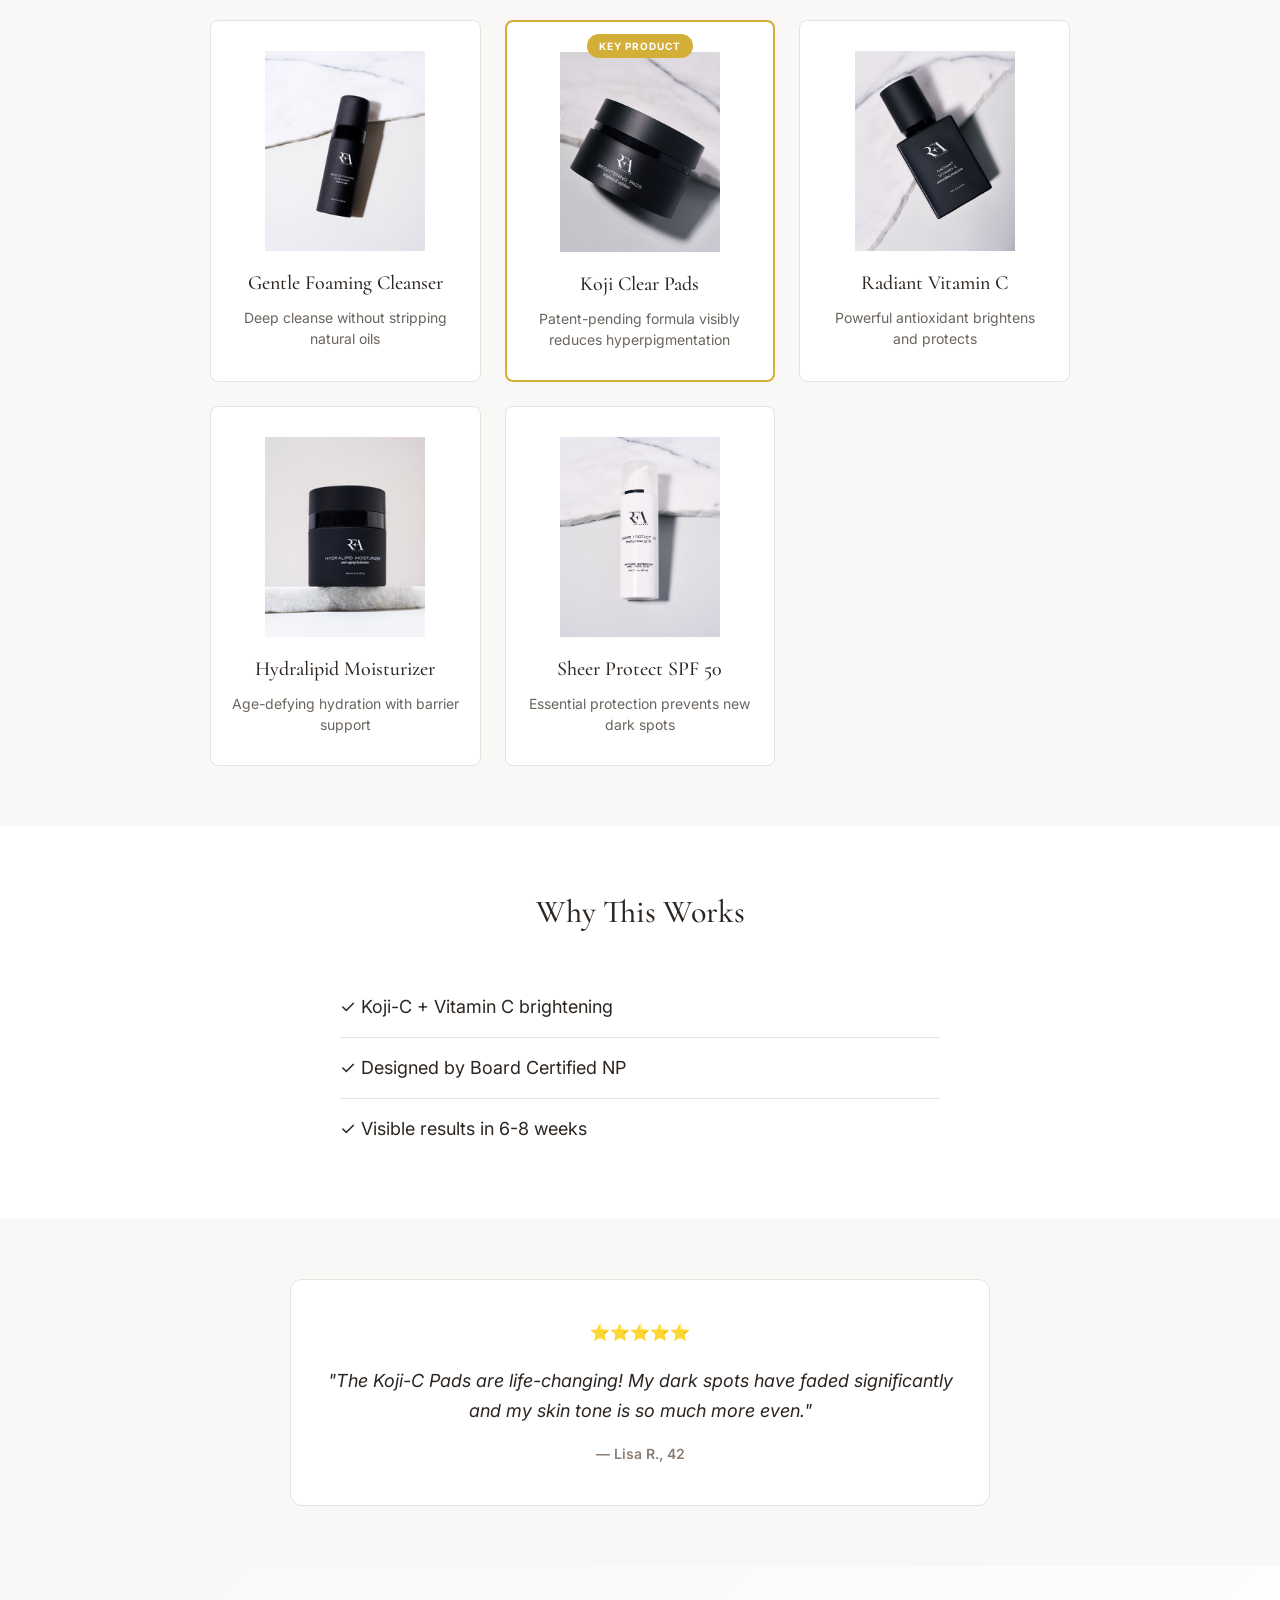
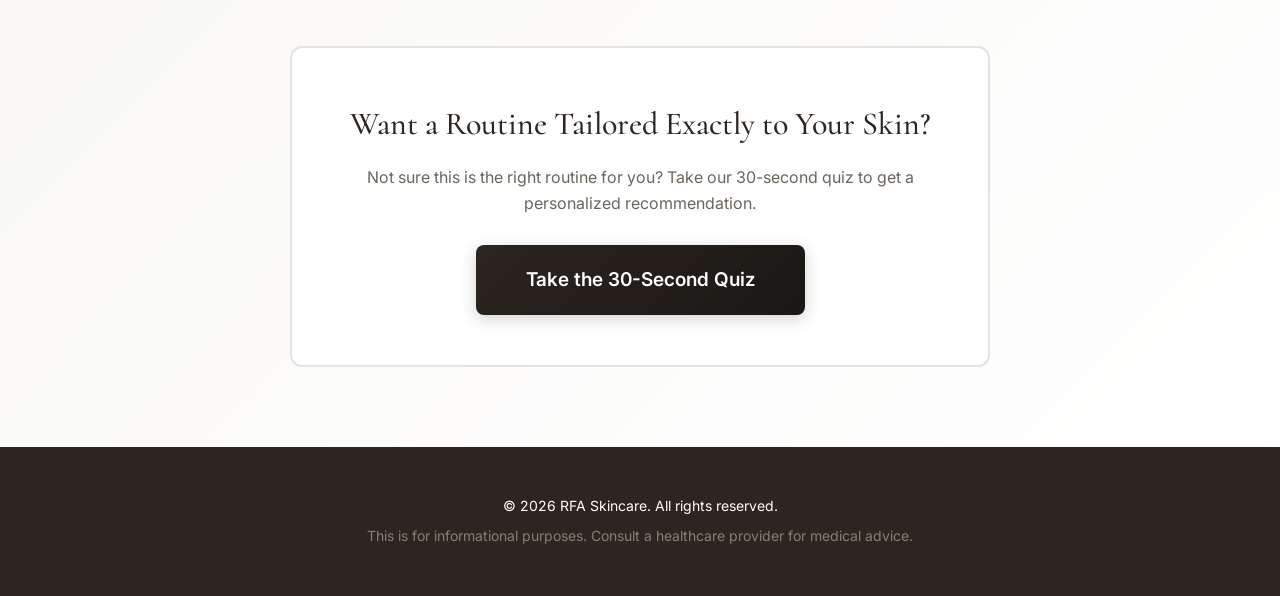
<file: dark-spots.html>
<!DOCTYPE html>
<html lang="en">
<head>
    <meta charset="UTF-8">
    <meta name="viewport" content="width=device-width, initial-scale=1.0">
    <meta name="description" content="Medical-grade skincare routine">
    <title>Skincare Routine | RFA Skincare</title>
    
    <!-- Meta Pixel -->
    <script>
    !function(f,b,e,v,n,t,s)
    {if(f.fbq)return;n=f.fbq=function(){n.callMethod?
    n.callMethod.apply(n,arguments):n.queue.push(arguments)};
    if(!f._fbq)f._fbq=n;n.push=n;n.loaded=!0;n.version='2.0';
    n.queue=[];t=b.createElement(e);t.async=!0;
    t.src=v;s=b.getElementsByTagName(e)[0];
    s.parentNode.insertBefore(t,s)}(window, document,'script',
    'https://connect.facebook.net/en_US/fbevents.js');
    fbq('init', '297559342429509');
    fbq('track', 'PageView');
    </script>
    
    <!-- Google Analytics -->
    <script async src="https://www.googletagmanager.com/gtag/js?id=G-4B69QWXC26"></script>
    <script>
      window.dataLayer = window.dataLayer || [];
      function gtag(){dataLayer.push(arguments);}
      gtag('js', new Date());
      gtag('config', 'G-4B69QWXC26');
    </script>
    
    <link rel="stylesheet" href="css/landing.css">
    <link rel="preconnect" href="https://fonts.googleapis.com">
    <link rel="preconnect" href="https://fonts.gstatic.com" crossorigin>
    <link href="https://fonts.googleapis.com/css2?family=Cormorant:wght@400;500;600&family=Inter:wght@400;500;600&display=swap" rel="stylesheet">
</head>
<body data-slug="dark-spots">
    <!-- Header -->
    <header class="landing-header">
        <div class="container">
            <a href="index.html" class="logo">
                <img src="images/rfa-logo.svg" alt="RFA Skincare" width="81" height="61">
            </a>
            <div class="header-trust">Board Certified NP • Medical-Grade Skincare</div>
        </div>
    </header>

    <!-- Hero Section -->
    <section class="landing-hero">
        <div class="container">
            <h1 id="heroHeadline" class="landing-headline">
                Loading...
            </h1>
            
            <p id="heroSubheadline" class="landing-subheadline">
                Loading...
            </p>
            
            <!-- Primary CTA -->
            <div class="hero-cta-group">
                <a href="cart.html" id="heroCTAPrimary" class="btn btn-primary btn-large" data-track="hero-cta-primary">
                    Shop Routine
                </a>
                <a href="quiz.html" id="heroCTASecondary" class="btn btn-secondary quiz-link" data-track="hero-cta-secondary">
                    Take the Quiz
                </a>
            </div>
        </div>
    </section>

    <!-- Bundle Card -->
    <section class="bundle-section-landing">
        <div class="container">
            <div id="bundleCard" class="bundle-card-landing">
                <!-- Populated by JS -->
            </div>
        </div>
    </section>

    <!-- What's Included -->
    <section class="products-section-landing">
        <div class="container">
            <h2 class="section-title-landing">What's Included</h2>
            <div id="productsGrid" class="products-grid-landing">
                <!-- Populated by JS -->
            </div>
        </div>
    </section>

    <!-- Why This Works -->
    <section class="benefits-section-landing">
        <div class="container">
            <h2 class="section-title-landing">Why This Works</h2>
            <ul id="benefitsList" class="benefits-list-landing">
                <!-- Populated by JS -->
            </ul>
        </div>
    </section>

    <!-- Social Proof -->
    <section class="testimonial-section-landing">
        <div class="container">
            <div id="testimonialCard" class="testimonial-card-landing">
                <!-- Populated by JS -->
            </div>
        </div>
    </section>

    <!-- Quiz Fallback -->
    <section class="quiz-fallback-section">
        <div class="container">
            <div class="quiz-fallback-card">
                <h2 class="quiz-fallback-headline">Want a Routine Tailored Exactly to Your Skin?</h2>
                <p class="quiz-fallback-text">Not sure this is the right routine for you? Take our 30-second quiz to get a personalized recommendation.</p>
                <a href="quiz.html" class="btn btn-primary btn-large quiz-link">
                    Take the 30-Second Quiz
                </a>
            </div>
        </div>
    </section>

    <!-- Footer -->
    <footer class="landing-footer">
        <div class="container">
            <p>&copy; 2026 RFA Skincare. All rights reserved.</p>
            <p class="footer-disclaimer">This is for informational purposes. Consult a healthcare provider for medical advice.</p>
        </div>
    </footer>

    <!-- Scripts -->
    <script src="js/rfa-bundles.js"></script>
    <script src="js/landing-config.js"></script>
    <script src="js/landing-page.js"></script>
    <script>
        // Initialize landing page with slug from data attribute
        document.addEventListener('DOMContentLoaded', () => {
            const slug = document.body.getAttribute('data-slug');
            if (slug) {
                new LandingPage(slug);
            } else {
                console.error('No slug found on body element');
                window.location.href = '/';
            }
        });
    </script>
</body>
</html>
</file>
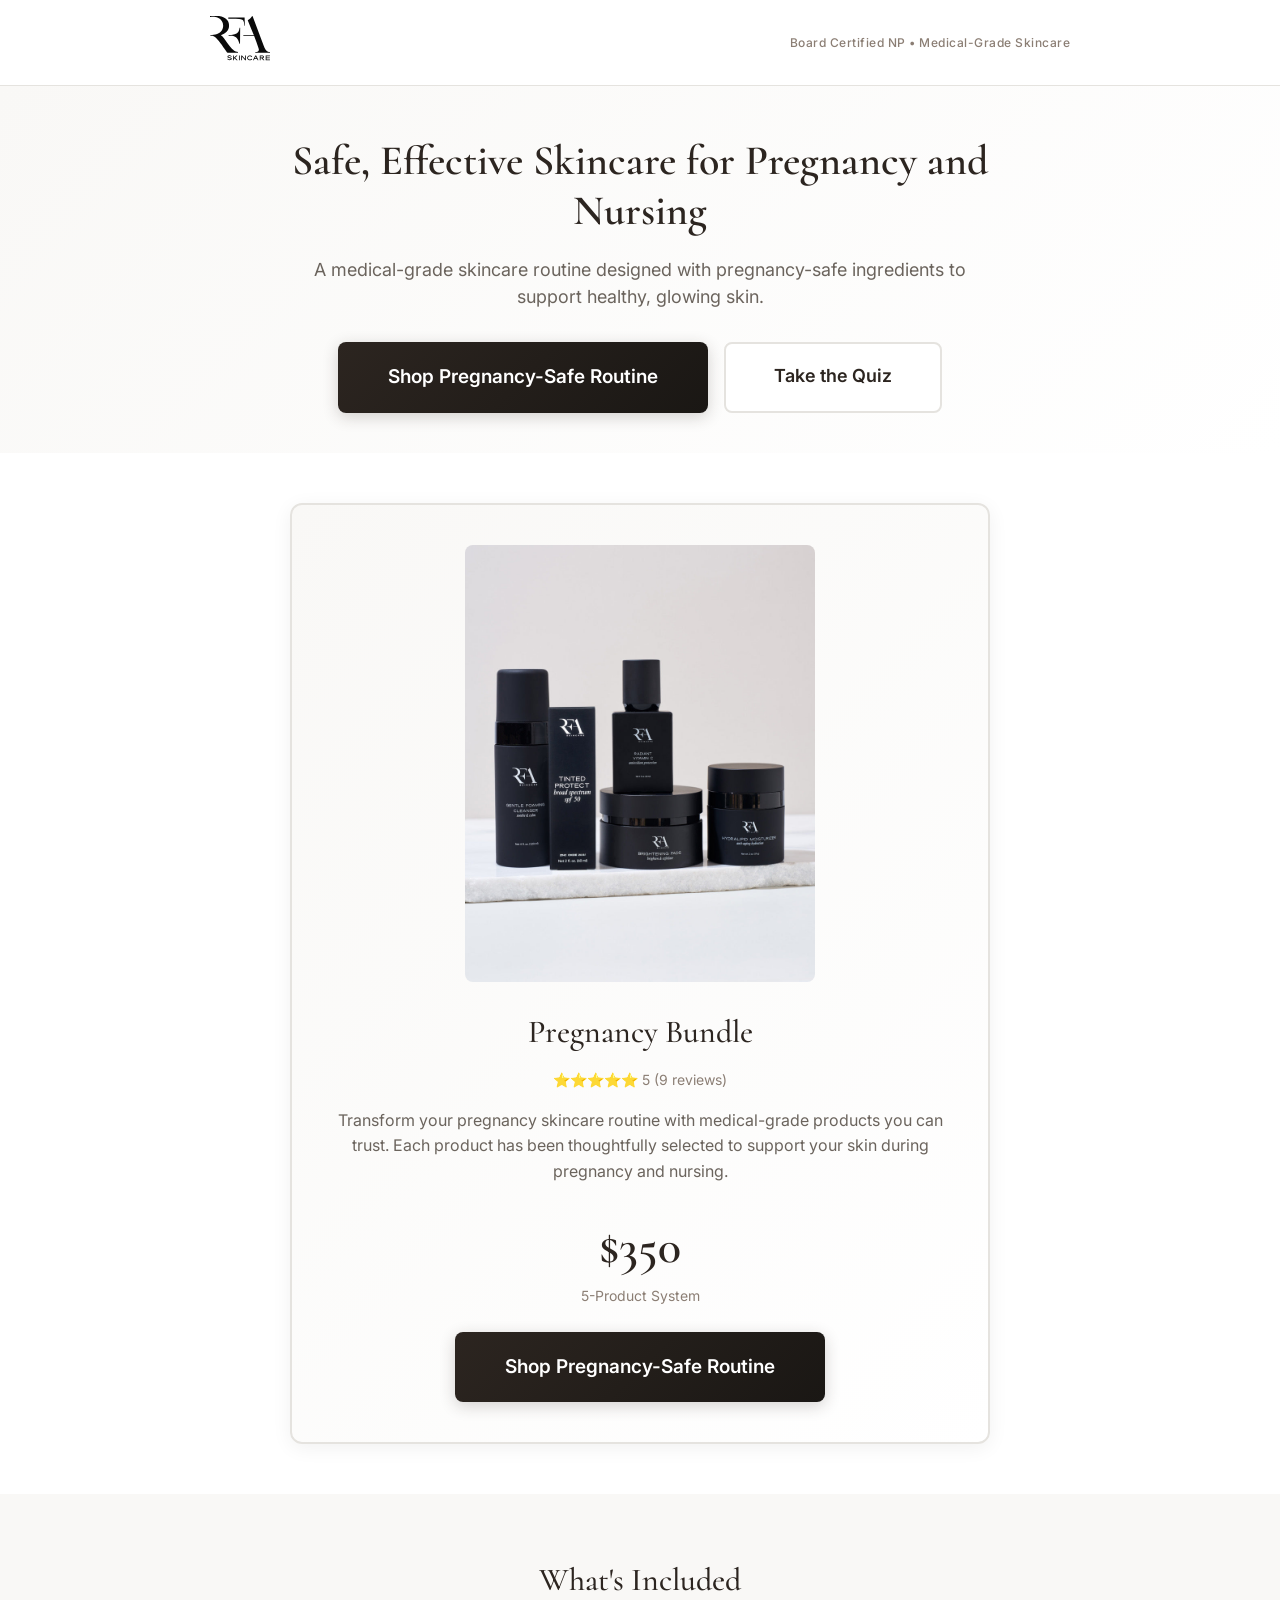
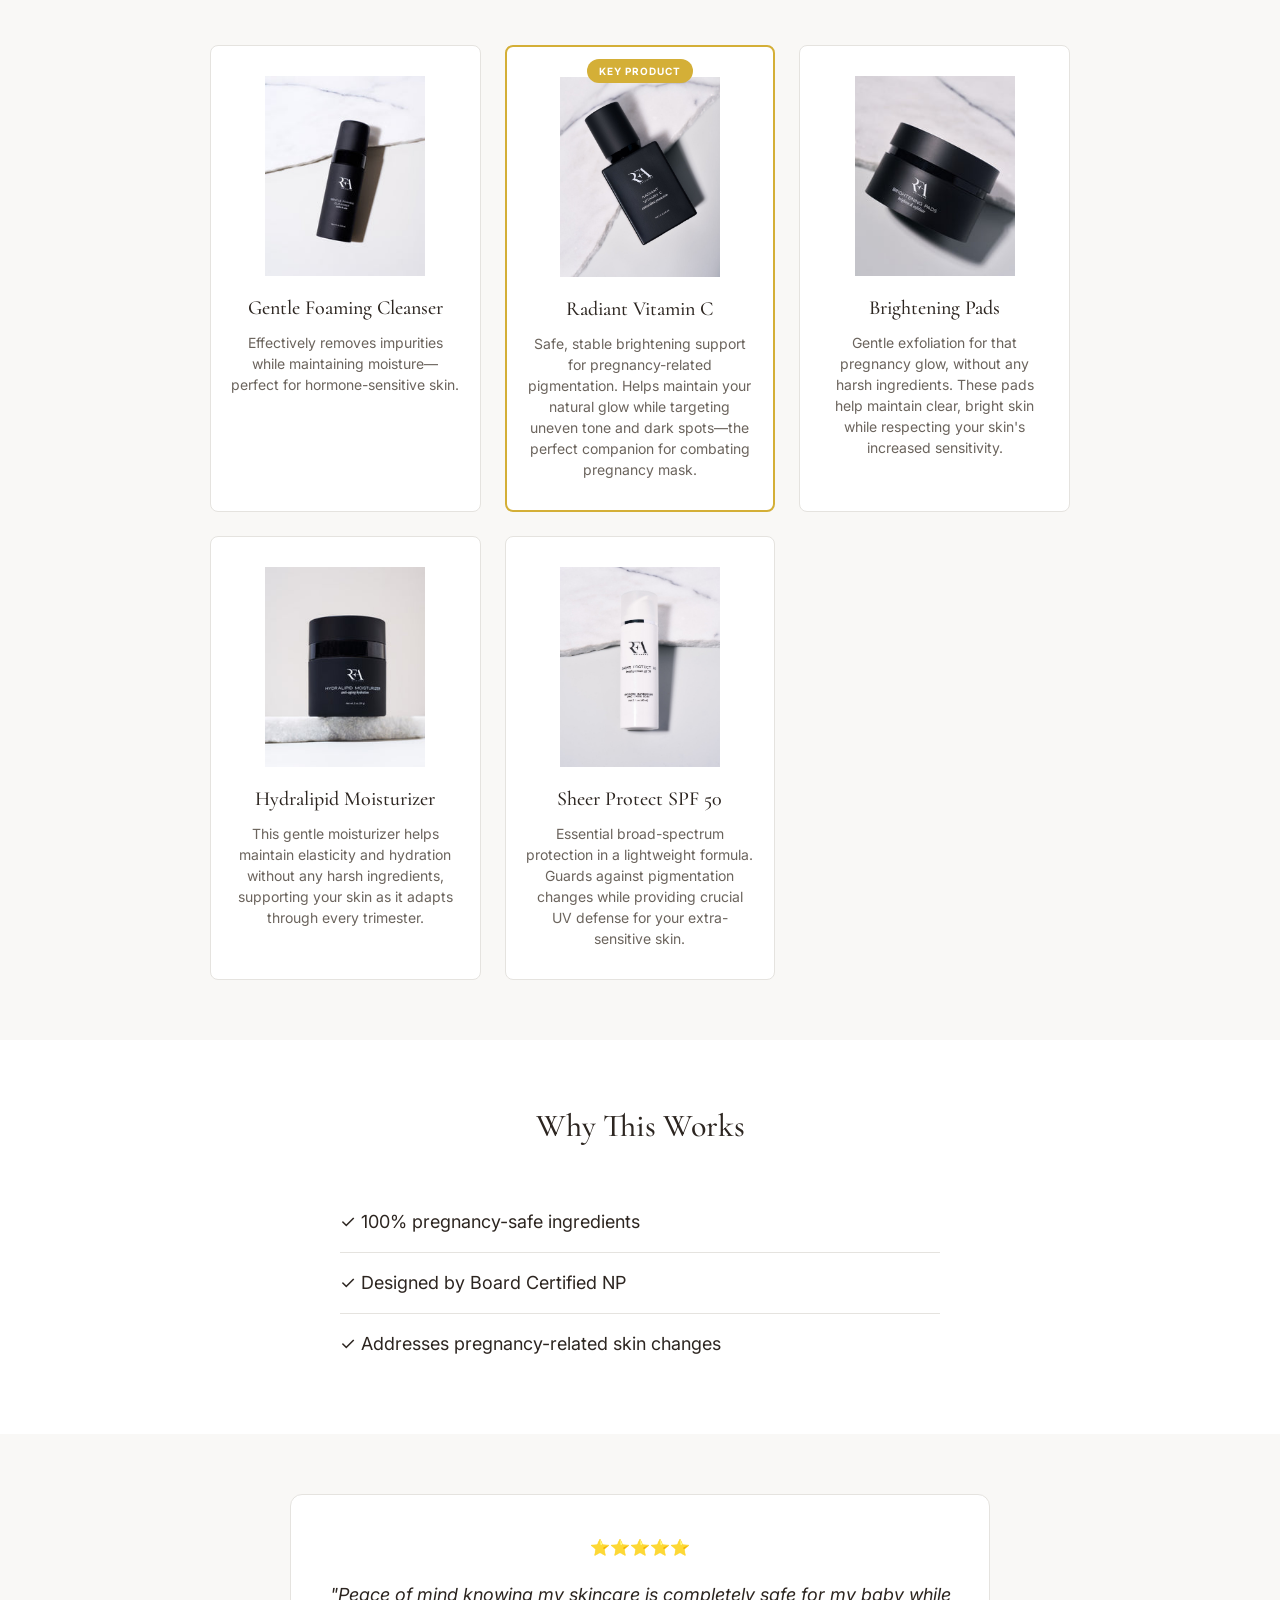
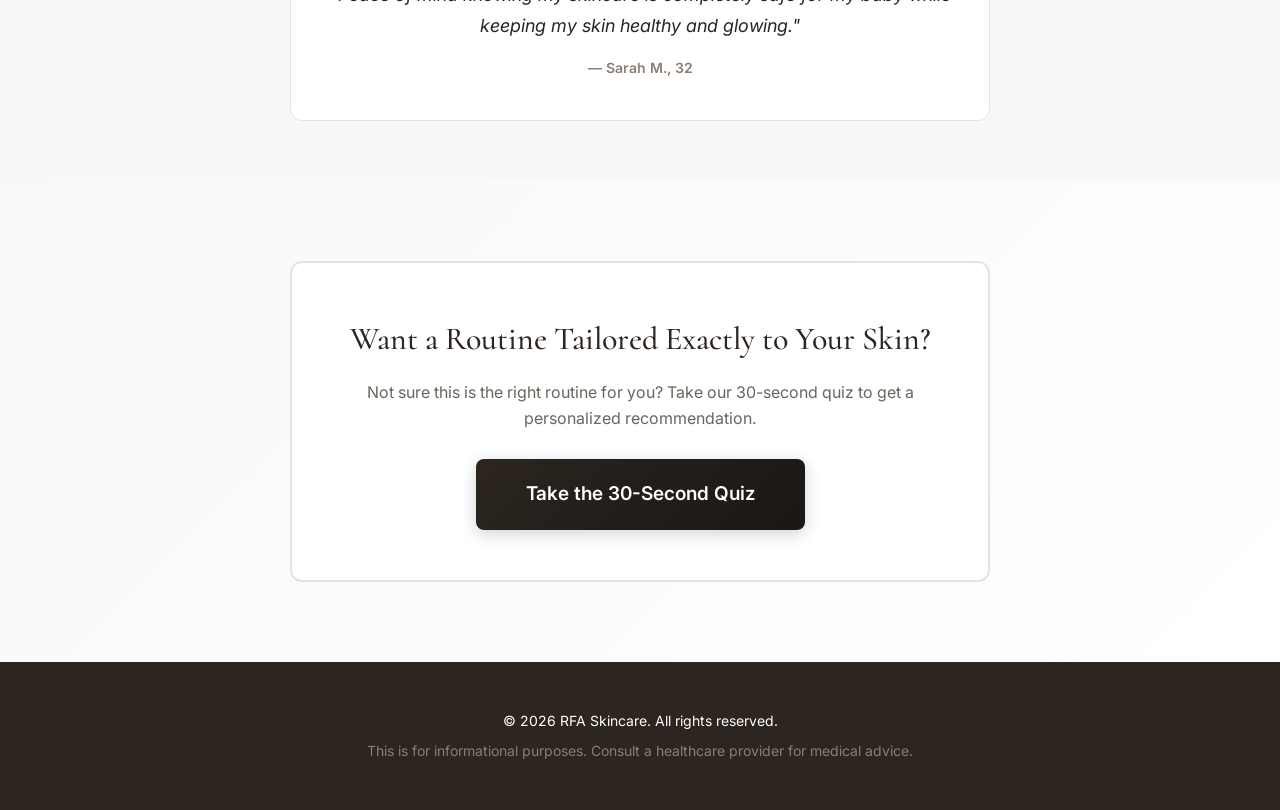
<file: pregnancy-safe-skincare.html>
<!DOCTYPE html>
<html lang="en">
<head>
    <meta charset="UTF-8">
    <meta name="viewport" content="width=device-width, initial-scale=1.0">
    <meta name="description" content="Medical-grade skincare routine">
    <title>Skincare Routine | RFA Skincare</title>
    
    <!-- Meta Pixel -->
    <script>
    !function(f,b,e,v,n,t,s)
    {if(f.fbq)return;n=f.fbq=function(){n.callMethod?
    n.callMethod.apply(n,arguments):n.queue.push(arguments)};
    if(!f._fbq)f._fbq=n;n.push=n;n.loaded=!0;n.version='2.0';
    n.queue=[];t=b.createElement(e);t.async=!0;
    t.src=v;s=b.getElementsByTagName(e)[0];
    s.parentNode.insertBefore(t,s)}(window, document,'script',
    'https://connect.facebook.net/en_US/fbevents.js');
    fbq('init', '297559342429509');
    fbq('track', 'PageView');
    </script>
    
    <!-- Google Analytics -->
    <script async src="https://www.googletagmanager.com/gtag/js?id=G-4B69QWXC26"></script>
    <script>
      window.dataLayer = window.dataLayer || [];
      function gtag(){dataLayer.push(arguments);}
      gtag('js', new Date());
      gtag('config', 'G-4B69QWXC26');
    </script>
    
    <link rel="stylesheet" href="css/landing.css">
    <link rel="preconnect" href="https://fonts.googleapis.com">
    <link rel="preconnect" href="https://fonts.gstatic.com" crossorigin>
    <link href="https://fonts.googleapis.com/css2?family=Cormorant:wght@400;500;600&family=Inter:wght@400;500;600&display=swap" rel="stylesheet">
</head>
<body data-slug="pregnancy-safe-skincare">
    <!-- Header -->
    <header class="landing-header">
        <div class="container">
            <a href="index.html" class="logo">
                <img src="images/rfa-logo.svg" alt="RFA Skincare" width="81" height="61">
            </a>
            <div class="header-trust">Board Certified NP • Medical-Grade Skincare</div>
        </div>
    </header>

    <!-- Hero Section -->
    <section class="landing-hero">
        <div class="container">
            <h1 id="heroHeadline" class="landing-headline">
                Loading...
            </h1>
            
            <p id="heroSubheadline" class="landing-subheadline">
                Loading...
            </p>
            
            <!-- Primary CTA -->
            <div class="hero-cta-group">
                <a href="cart.html" id="heroCTAPrimary" class="btn btn-primary btn-large" data-track="hero-cta-primary">
                    Shop Routine
                </a>
                <a href="quiz.html" id="heroCTASecondary" class="btn btn-secondary quiz-link" data-track="hero-cta-secondary">
                    Take the Quiz
                </a>
            </div>
        </div>
    </section>

    <!-- Bundle Card -->
    <section class="bundle-section-landing">
        <div class="container">
            <div id="bundleCard" class="bundle-card-landing">
                <!-- Populated by JS -->
            </div>
        </div>
    </section>

    <!-- What's Included -->
    <section class="products-section-landing">
        <div class="container">
            <h2 class="section-title-landing">What's Included</h2>
            <div id="productsGrid" class="products-grid-landing">
                <!-- Populated by JS -->
            </div>
        </div>
    </section>

    <!-- Why This Works -->
    <section class="benefits-section-landing">
        <div class="container">
            <h2 class="section-title-landing">Why This Works</h2>
            <ul id="benefitsList" class="benefits-list-landing">
                <!-- Populated by JS -->
            </ul>
        </div>
    </section>

    <!-- Social Proof -->
    <section class="testimonial-section-landing">
        <div class="container">
            <div id="testimonialCard" class="testimonial-card-landing">
                <!-- Populated by JS -->
            </div>
        </div>
    </section>

    <!-- Quiz Fallback -->
    <section class="quiz-fallback-section">
        <div class="container">
            <div class="quiz-fallback-card">
                <h2 class="quiz-fallback-headline">Want a Routine Tailored Exactly to Your Skin?</h2>
                <p class="quiz-fallback-text">Not sure this is the right routine for you? Take our 30-second quiz to get a personalized recommendation.</p>
                <a href="quiz.html" class="btn btn-primary btn-large quiz-link">
                    Take the 30-Second Quiz
                </a>
            </div>
        </div>
    </section>

    <!-- Footer -->
    <footer class="landing-footer">
        <div class="container">
            <p>&copy; 2026 RFA Skincare. All rights reserved.</p>
            <p class="footer-disclaimer">This is for informational purposes. Consult a healthcare provider for medical advice.</p>
        </div>
    </footer>

    <!-- Scripts -->
    <script src="js/rfa-bundles.js"></script>
    <script src="js/landing-config.js"></script>
    <script src="js/landing-page.js"></script>
    <script>
        // Initialize landing page with slug from data attribute
        document.addEventListener('DOMContentLoaded', () => {
            const slug = document.body.getAttribute('data-slug');
            if (slug) {
                new LandingPage(slug);
            } else {
                console.error('No slug found on body element');
                window.location.href = '/';
            }
        });
    </script>
</body>
</html>
</file>
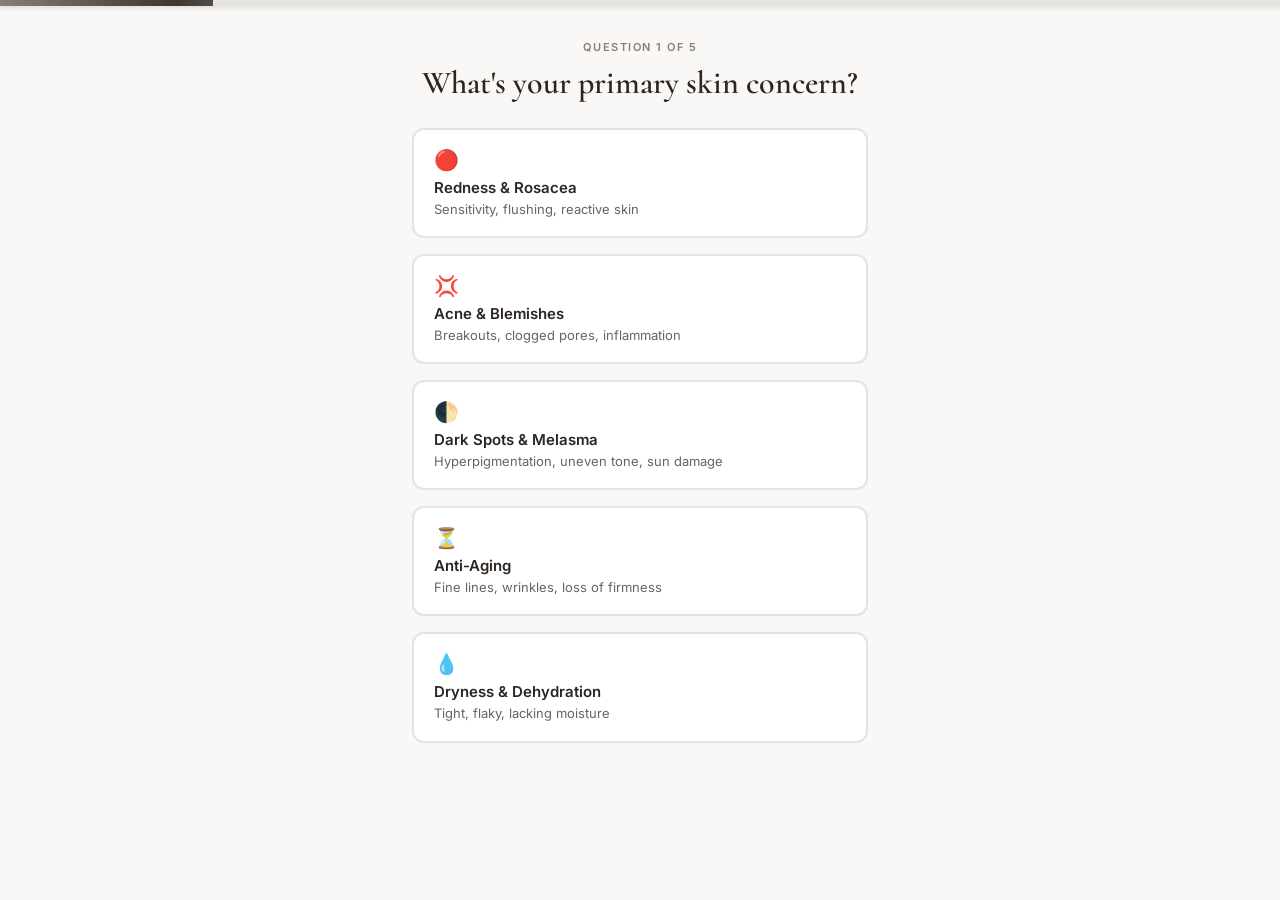
<file: quiz.html>
<!DOCTYPE html>
<html lang="en">
<head>
    <meta charset="UTF-8">
    <meta name="viewport" content="width=device-width, initial-scale=1.0, maximum-scale=1.0, user-scalable=no, viewport-fit=cover">
    <meta name="description" content="5-question clinical skin assessment to receive your personalized treatment protocol.">
    <meta name="theme-color" content="#F9F8F6">
    <title>Skin Quiz | RFA Skincare</title>
    
    <!-- Meta Pixel Code -->
    <script>
    !function(f,b,e,v,n,t,s)
    {if(f.fbq)return;n=f.fbq=function(){n.callMethod?
    n.callMethod.apply(n,arguments):n.queue.push(arguments)};
    if(!f._fbq)f._fbq=n;n.push=n;n.loaded=!0;n.version='2.0';
    n.queue=[];t=b.createElement(e);t.async=!0;
    t.src=v;s=b.getElementsByTagName(e)[0];
    s.parentNode.insertBefore(t,s)}(window, document,'script',
    'https://connect.facebook.net/en_US/fbevents.js');
    fbq('init', '297559342429509');
    fbq('track', 'PageView');
    </script>
    
    <!-- Google Analytics 4 -->
    <script async src="https://www.googletagmanager.com/gtag/js?id=G-4B69QWXC26"></script>
    <script>
      window.dataLayer = window.dataLayer || [];
      function gtag(){dataLayer.push(arguments);}
      gtag('js', new Date());
      gtag('config', 'G-4B69QWXC26');
    </script>
    
    <link rel="stylesheet" href="css/quiz-mobile.css">
    <link rel="preconnect" href="https://fonts.googleapis.com">
    <link rel="preconnect" href="https://fonts.gstatic.com" crossorigin>
    <link href="https://fonts.googleapis.com/css2?family=Cormorant:wght@400;500;600&family=Inter:wght@400;500;600&display=swap" rel="stylesheet">
</head>
<body>
    <div id="quizApp">
        <div class="quiz-progress">
            <div class="quiz-progress-bar" id="progressBar"></div>
        </div>
        <div class="quiz-container" id="quizContainer"></div>
    </div>

    <script src="js/rfa-bundles.js"></script>
    <script src="js/optimized-quiz-data.js"></script>
    <script src="js/smart-result-engine.js"></script>
    <script>
    // OPTIMIZED QUIZ ENGINE - 5 questions, fast, mobile-first
    // Phase 2: Early email capture + comprehensive tracking
    class OptimizedQuiz {
        constructor() {
            this.currentQuestionIndex = 0;
            this.answers = {};
            this.totalQuestions = optimizedQuizData.questions.length;
            this.init();
        }

        init() {
            // Preserve concern from URL
            const urlParams = new URLSearchParams(window.location.search);
            this.initialConcern = urlParams.get('concern');
            
            // Track quiz started
            this.trackQuizStarted();
            
            this.renderQuestion();
            this.updateProgress();
        }
        
        trackQuizStarted() {
            if (typeof fbq === 'function') {
                fbq('track', 'Lead', { content_name: 'Quiz Started' });
            }
            
            if (typeof gtag === 'function') {
                gtag('event', 'quiz_started', {
                    concern: this.initialConcern || 'default',
                    total_questions: this.totalQuestions
                });
            }
            
            console.log('✅ Quiz started tracking fired');
        }

        renderQuestion() {
            const container = document.getElementById('quizContainer');
            const questionData = optimizedQuizData.questions[this.currentQuestionIndex];

            if (!questionData) {
                this.completeQuiz();
                return;
            }

            const html = `
                <div class="fade-in">
                    <div class="question-number">${questionData.number}</div>
                    <div class="question-text">${questionData.text}</div>
                    
                    <div class="quiz-options">
                        ${questionData.options.map(option => `
                            <div class="quiz-option" data-value="${option.value}">
                                ${option.icon ? `<div class="option-icon">${option.icon}</div>` : ''}
                                <div class="option-text">${option.text}</div>
                                ${option.subtext ? `<div class="option-subtext">${option.subtext}</div>` : ''}
                            </div>
                        `).join('')}
                    </div>

                    ${this.currentQuestionIndex > 0 ? `
                        <button class="quiz-back" onclick="optimizedQuiz.goBack()">← Back</button>
                    ` : ''}
                </div>
            `;

            container.innerHTML = html;
            this.attachOptionListeners();

            if (this.answers[questionData.id]) {
                const selected = container.querySelector(`[data-value="${this.answers[questionData.id]}"]`);
                if (selected) selected.classList.add('selected');
            }
        }

        attachOptionListeners() {
            document.querySelectorAll('.quiz-option').forEach(option => {
                option.addEventListener('click', (e) => {
                    const value = e.currentTarget.dataset.value;
                    this.selectAnswer(value);
                });
            });
        }

        selectAnswer(value) {
            const questionData = optimizedQuizData.questions[this.currentQuestionIndex];
            this.answers[questionData.id] = value;

            document.querySelectorAll('.quiz-option').forEach(opt => opt.classList.remove('selected'));
            document.querySelector(`[data-value="${value}"]`).classList.add('selected');

            // Track question answered
            this.trackQuestionAnswered(questionData.id, value, questionData.number);

            setTimeout(() => this.nextQuestion(), 150);
        }
        
        trackQuestionAnswered(questionId, answer, questionNumber) {
            if (typeof fbq === 'function') {
                fbq('trackCustom', 'QuizProgress', { 
                    question_id: questionId,
                    question_number: questionNumber,
                    answer: answer
                });
            }
            
            if (typeof gtag === 'function') {
                gtag('event', 'quiz_question_answered', {
                    question_id: questionId,
                    question_number: questionNumber,
                    answer: answer,
                    progress_percent: ((questionNumber / this.totalQuestions) * 100).toFixed(0)
                });
            }
            
            console.log(`✅ Question ${questionNumber} answered:`, answer);
        }

        nextQuestion() {
            this.currentQuestionIndex++;
            this.renderQuestion();
            this.updateProgress();
        }

        goBack() {
            if (this.currentQuestionIndex > 0) {
                this.currentQuestionIndex--;
                this.renderQuestion();
                this.updateProgress();
            }
        }

        updateProgress() {
            const totalSteps = this.totalQuestions;
            const currentStep = this.currentQuestionIndex;
            const progress = ((currentStep + 1) / (totalSteps + 1)) * 100;
            document.getElementById('progressBar').style.width = `${progress}%`;
        }
        
        completeQuiz() {
            this.buildAndRedirect();
        }
        
        buildAndRedirect() {
            this.trackQuizCompleted();
            
            const waitForBundles = (attempts = 0) => {
                if (typeof window.RFA_BUNDLES !== 'undefined') {
                    console.log('✅ RFA_BUNDLES loaded, building results...');
                    this.buildResults();
                } else if (attempts < 20) {
                    console.log('⏳ Waiting for RFA_BUNDLES... attempt', attempts + 1);
                    setTimeout(() => waitForBundles(attempts + 1), 100);
                } else {
                    console.error('❌ RFA_BUNDLES failed to load');
                    alert('Error loading product data. Please try again.');
                    window.location.reload();
                }
            };
            
            waitForBundles();
        }
        
        buildResults() {
            // Build smart results
            const resultEngine = new SmartResultEngine(this.answers);
            
            // Track quiz submission (use concern instead of routineType)
            this.trackQuizSubmission(resultEngine.concern);
            
            const quizData = {
                answers: this.answers,
                concern: resultEngine.concern, // NEW: Primary concern field
                routineType: resultEngine.routineType, // DEPRECATED: Keep for legacy support
                products: resultEngine.products,
                headline: resultEngine.getHeadline(),
                description: resultEngine.getDescription(),
                bundleDetails: resultEngine.bundle,
                bundle: resultEngine.bundle,
                initialConcern: this.initialConcern,
                timestamp: new Date().toISOString()
            };
            
            localStorage.setItem('quizData', JSON.stringify(quizData));

            const submitBtn = document.querySelector('.btn-submit');
            if (submitBtn) {
                submitBtn.textContent = 'Building Your Routine...';
                submitBtn.disabled = true;
            }

            setTimeout(() => {
                window.location.href = 'results.html';
            }, 800);
        }
        
        trackQuizCompleted() {
            if (typeof fbq === 'function') {
                fbq('track', 'CompleteRegistration', { 
                    content_name: 'Quiz Completed',
                    status: 'completed'
                });
            }
            
            if (typeof gtag === 'function') {
                gtag('event', 'quiz_completed', {
                    questions_answered: Object.keys(this.answers).length,
                    total_questions: this.totalQuestions
                });
            }
            
            console.log('✅ Quiz completed tracking fired');
        }
        
        trackQuizSubmission(concern) {
            if (typeof fbq === 'function') {
                fbq('track', 'Lead', {
                    content_name: 'Quiz Submitted',
                    concern: concern
                });
            }
            
            if (typeof gtag === 'function') {
                gtag('event', 'generate_lead', {
                    method: 'quiz',
                    concern: concern
                });
            }
            
            console.log('✅ Quiz submitted tracking fired');
        }
    }

    let optimizedQuiz;
    document.addEventListener('DOMContentLoaded', () => {
        optimizedQuiz = new OptimizedQuiz();
    });
    </script>
</body>
</html>
</file>
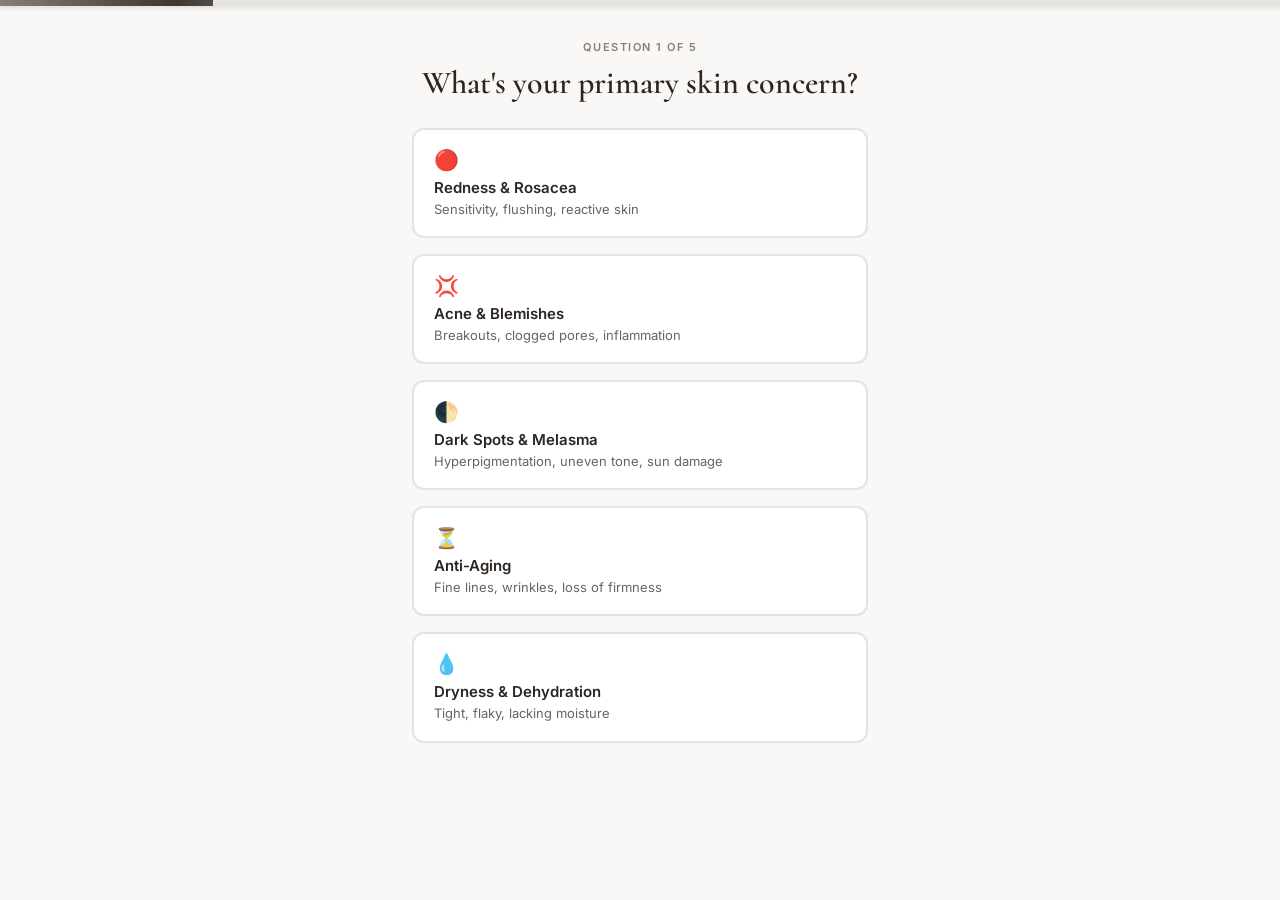
<file: results.html>
<!DOCTYPE html>
<html lang="en">
<head>
    <meta charset="UTF-8">
    <meta name="viewport" content="width=device-width, initial-scale=1.0">
    <meta name="description" content="Your personalized clinical skincare routine from RFA Skincare.">
    <title>Your Custom Routine | RFA Skincare</title>
    
    <!-- Meta Pixel Code -->
    <script>
    !function(f,b,e,v,n,t,s)
    {if(f.fbq)return;n=f.fbq=function(){n.callMethod?
    n.callMethod.apply(n,arguments):n.queue.push(arguments)};
    if(!f._fbq)f._fbq=n;n.push=n;n.loaded=!0;n.version='2.0';
    n.queue=[];t=b.createElement(e);t.async=!0;
    t.src=v;s=b.getElementsByTagName(e)[0];
    s.parentNode.insertBefore(t,s)}(window, document,'script',
    'https://connect.facebook.net/en_US/fbevents.js');
    fbq('init', '297559342429509');
    fbq('track', 'PageView');
    fbq('track', 'ViewContent');
    </script>
    
    <link rel="stylesheet" href="css/styles.css">
    <link rel="stylesheet" href="css/results.css">
    <link rel="preconnect" href="https://fonts.googleapis.com">
    <link rel="preconnect" href="https://fonts.gstatic.com" crossorigin>
    <link href="https://fonts.googleapis.com/css2?family=Cormorant:wght@400;500;600&family=Inter:wght@400;500;600&display=swap" rel="stylesheet">
</head>
<body>
    <!-- HEADER -->
    <header class="results-header">
        <div class="container">
            <a href="index.html" class="logo">
                <img src="images/rfa-logo.svg" alt="RFA Skincare" width="81" height="61">
            </a>
            <div class="header-trust">Board Certified NP • Medical-Grade Skincare</div>
        </div>
    </header>

    <!-- HERO RESULT SECTION (ABOVE THE FOLD) -->
    <section class="results-hero">
        <div class="container">
            <!-- Dynamic Headline -->
            <h1 id="resultHeadline" class="result-headline">
                Your Personalized Routine Is Ready
            </h1>
            
            <!-- Dynamic Subheadline -->
            <p id="resultSubheadline" class="result-subheadline">
                We built this routine specifically for your skin.
            </p>
            
            <!-- Trust Line -->
            <p id="resultTrustLine" class="result-trust-line">
                Clinically proven results
            </p>
        </div>
    </section>

    <!-- BUNDLE HERO CARD (IMMEDIATELY AFTER HEADLINE) -->
    <section class="bundle-section">
        <div class="container">
            <div id="bundleCard" class="bundle-hero-card">
                <!-- Populated by JS -->
            </div>
        </div>
    </section>

    <!-- PRODUCT STACK (INDIVIDUAL PRODUCTS) -->
    <section class="products-section">
        <div class="container">
            <h2 class="section-title">What's Included</h2>
            <div id="productStack" class="product-stack">
                <!-- Populated by JS -->
            </div>
        </div>
    </section>

    <!-- HOW TO USE -->
    <section class="usage-section">
        <div class="container">
            <div class="usage-card">
                <h2>How to Use Your Routine</h2>
                <div id="usageInstructions" class="usage-instructions">
                    <!-- Populated by JS -->
                </div>
            </div>
        </div>
    </section>

    <!-- WHO IT'S FOR -->
    <section class="audience-section">
        <div class="container">
            <div class="audience-card">
                <h2>Who This Routine Is For</h2>
                <p id="audienceText">
                    <!-- Populated by JS -->
                </p>
            </div>
        </div>
    </section>

    <!-- FINAL CTA -->
    <section class="final-cta-section">
        <div class="container">
            <div class="final-cta-card">
                <h2>Ready to Transform Your Skin?</h2>
                <p>Start your clinical-grade routine today.</p>
                <a href="cart.html" class="btn btn-primary btn-large">
                    Get My Routine
                </a>
                <p class="guarantee-text">
                    ✓ Medical-Grade Ingredients<br>
                    ✓ Designed to Work Together<br>
                    ✓ Free Shipping Over $150
                </p>
            </div>
        </div>
    </section>

    <!-- FOOTER -->
    <footer class="results-footer">
        <div class="container">
            <p>&copy; 2026 RFA Skincare. All rights reserved.</p>
            <p class="disclaimer">This assessment is for informational purposes. Consult a healthcare provider for medical advice.</p>
        </div>
    </footer>

    <!-- Scripts -->
    <script src="js/result-config.js"></script>
    <script src="js/rfa-bundles.js"></script>
    <script src="js/smart-result-engine.js"></script>
    <script src="js/results.js"></script>
</body>
</html>
</file>
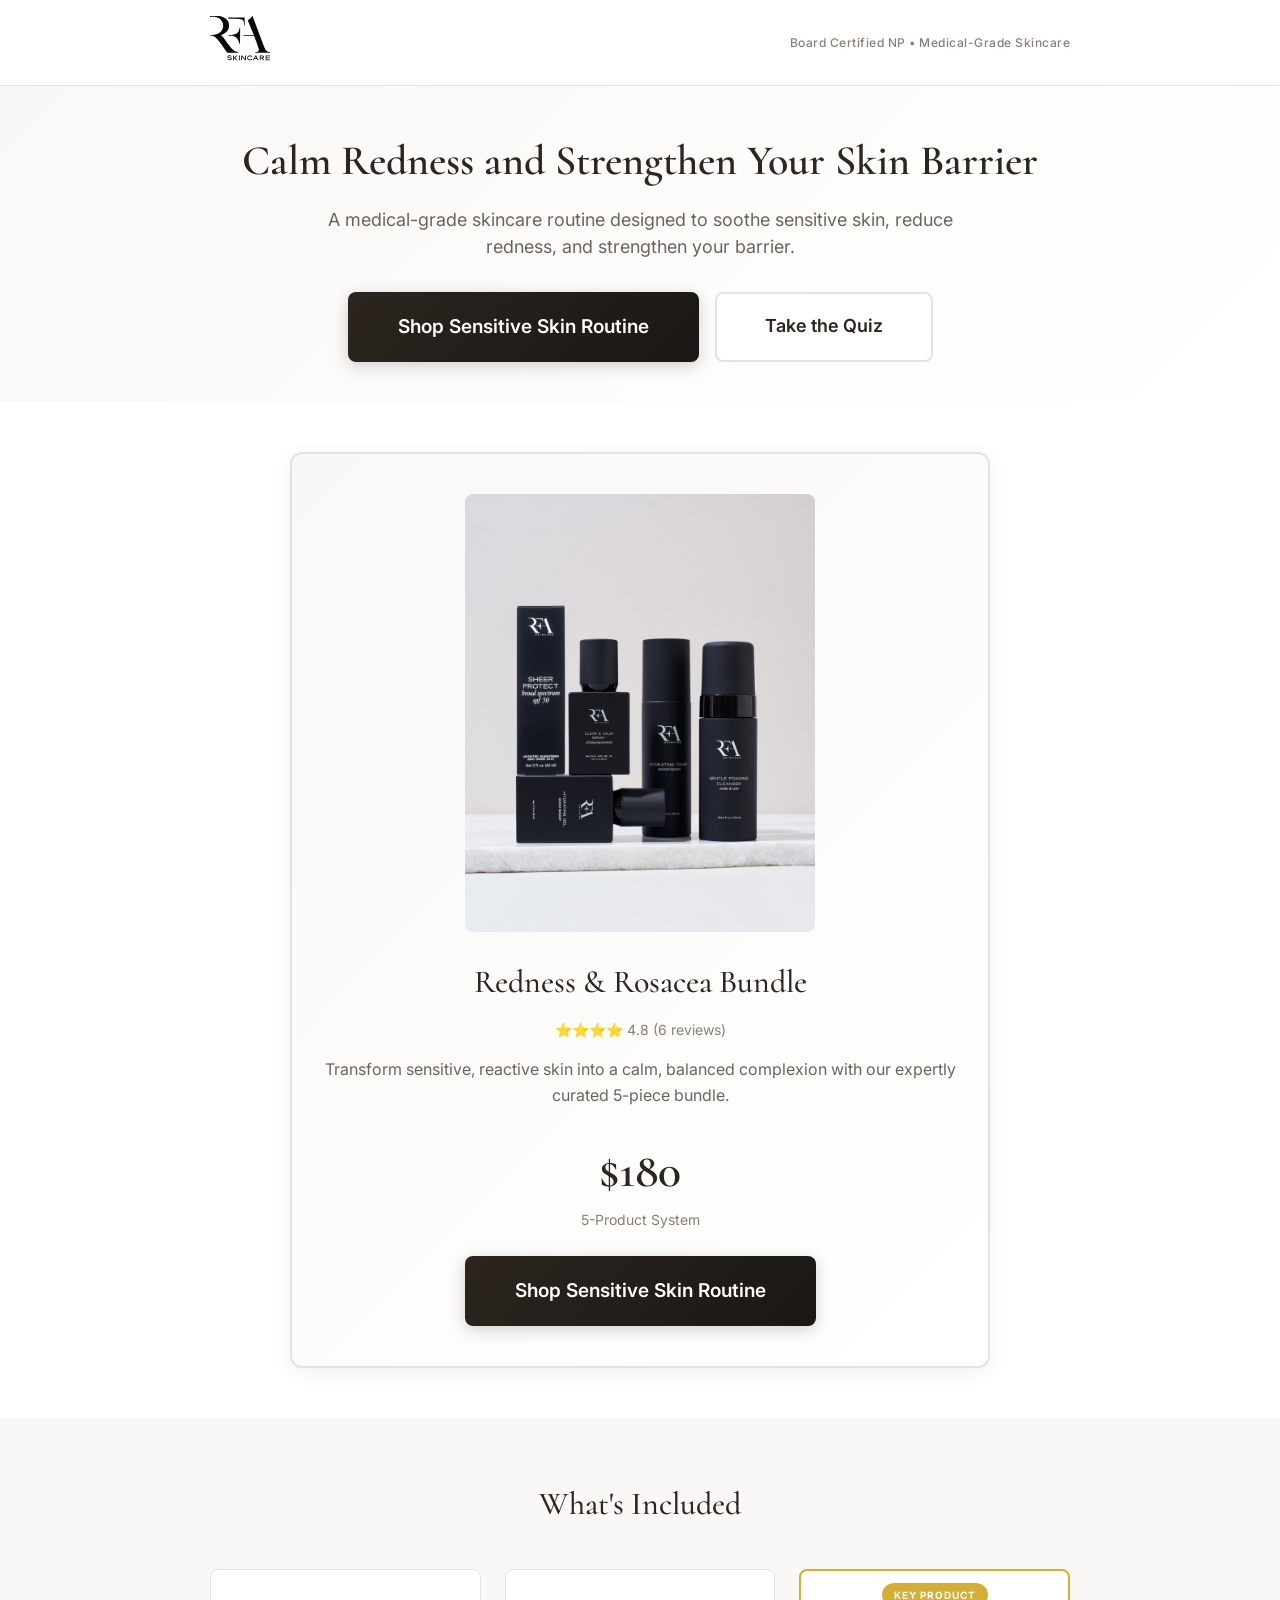
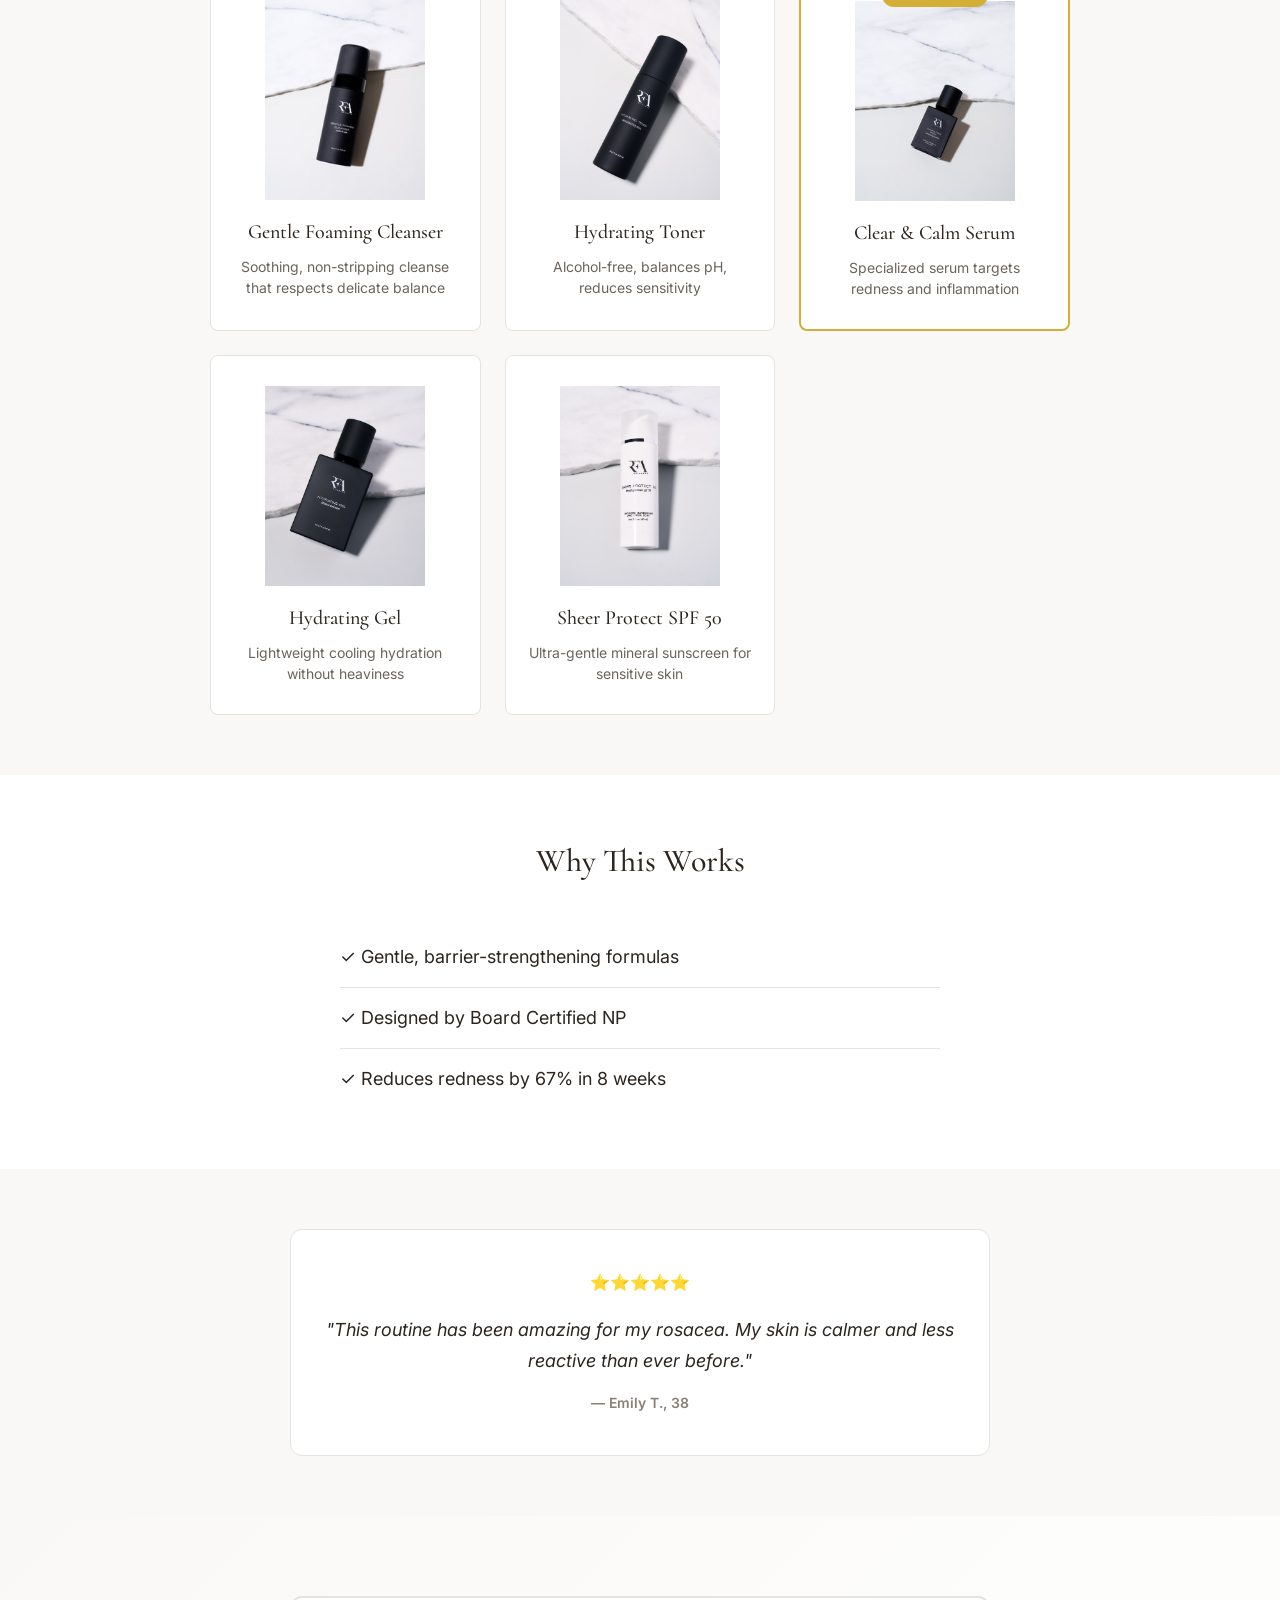
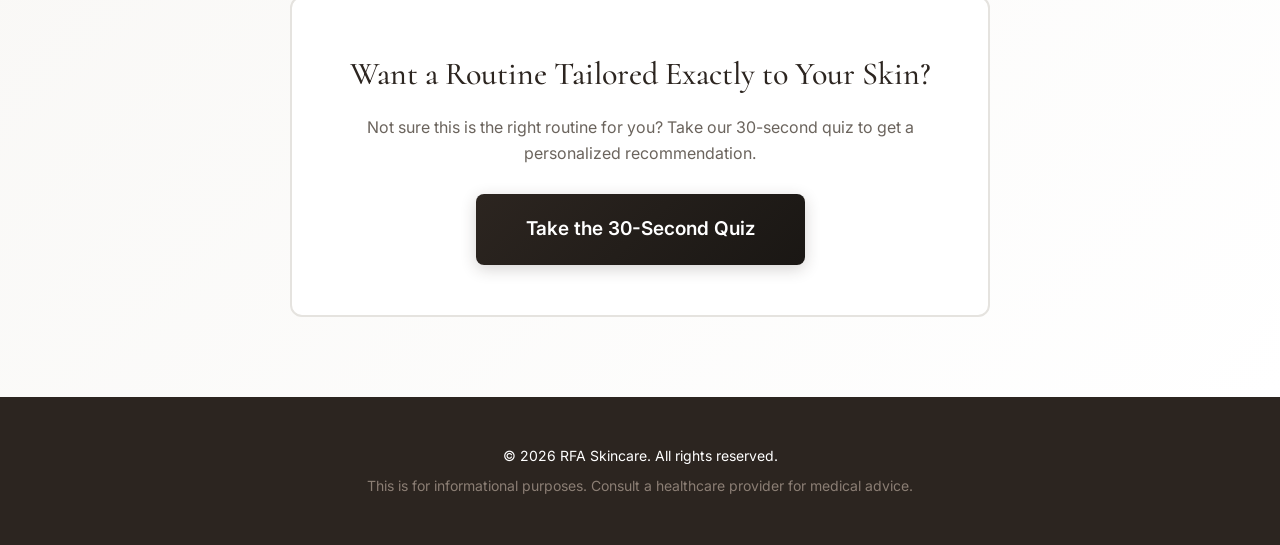
<file: sensitive-skin.html>
<!DOCTYPE html>
<html lang="en">
<head>
    <meta charset="UTF-8">
    <meta name="viewport" content="width=device-width, initial-scale=1.0">
    <meta name="description" content="Medical-grade skincare routine">
    <title>Skincare Routine | RFA Skincare</title>
    
    <!-- Meta Pixel -->
    <script>
    !function(f,b,e,v,n,t,s)
    {if(f.fbq)return;n=f.fbq=function(){n.callMethod?
    n.callMethod.apply(n,arguments):n.queue.push(arguments)};
    if(!f._fbq)f._fbq=n;n.push=n;n.loaded=!0;n.version='2.0';
    n.queue=[];t=b.createElement(e);t.async=!0;
    t.src=v;s=b.getElementsByTagName(e)[0];
    s.parentNode.insertBefore(t,s)}(window, document,'script',
    'https://connect.facebook.net/en_US/fbevents.js');
    fbq('init', '297559342429509');
    fbq('track', 'PageView');
    </script>
    
    <!-- Google Analytics -->
    <script async src="https://www.googletagmanager.com/gtag/js?id=G-4B69QWXC26"></script>
    <script>
      window.dataLayer = window.dataLayer || [];
      function gtag(){dataLayer.push(arguments);}
      gtag('js', new Date());
      gtag('config', 'G-4B69QWXC26');
    </script>
    
    <link rel="stylesheet" href="css/landing.css">
    <link rel="preconnect" href="https://fonts.googleapis.com">
    <link rel="preconnect" href="https://fonts.gstatic.com" crossorigin>
    <link href="https://fonts.googleapis.com/css2?family=Cormorant:wght@400;500;600&family=Inter:wght@400;500;600&display=swap" rel="stylesheet">
</head>
<body data-slug="sensitive-skin">
    <!-- Header -->
    <header class="landing-header">
        <div class="container">
            <a href="index.html" class="logo">
                <img src="images/rfa-logo.svg" alt="RFA Skincare" width="81" height="61">
            </a>
            <div class="header-trust">Board Certified NP • Medical-Grade Skincare</div>
        </div>
    </header>

    <!-- Hero Section -->
    <section class="landing-hero">
        <div class="container">
            <h1 id="heroHeadline" class="landing-headline">
                Loading...
            </h1>
            
            <p id="heroSubheadline" class="landing-subheadline">
                Loading...
            </p>
            
            <!-- Primary CTA -->
            <div class="hero-cta-group">
                <a href="cart.html" id="heroCTAPrimary" class="btn btn-primary btn-large" data-track="hero-cta-primary">
                    Shop Routine
                </a>
                <a href="quiz.html" id="heroCTASecondary" class="btn btn-secondary quiz-link" data-track="hero-cta-secondary">
                    Take the Quiz
                </a>
            </div>
        </div>
    </section>

    <!-- Bundle Card -->
    <section class="bundle-section-landing">
        <div class="container">
            <div id="bundleCard" class="bundle-card-landing">
                <!-- Populated by JS -->
            </div>
        </div>
    </section>

    <!-- What's Included -->
    <section class="products-section-landing">
        <div class="container">
            <h2 class="section-title-landing">What's Included</h2>
            <div id="productsGrid" class="products-grid-landing">
                <!-- Populated by JS -->
            </div>
        </div>
    </section>

    <!-- Why This Works -->
    <section class="benefits-section-landing">
        <div class="container">
            <h2 class="section-title-landing">Why This Works</h2>
            <ul id="benefitsList" class="benefits-list-landing">
                <!-- Populated by JS -->
            </ul>
        </div>
    </section>

    <!-- Social Proof -->
    <section class="testimonial-section-landing">
        <div class="container">
            <div id="testimonialCard" class="testimonial-card-landing">
                <!-- Populated by JS -->
            </div>
        </div>
    </section>

    <!-- Quiz Fallback -->
    <section class="quiz-fallback-section">
        <div class="container">
            <div class="quiz-fallback-card">
                <h2 class="quiz-fallback-headline">Want a Routine Tailored Exactly to Your Skin?</h2>
                <p class="quiz-fallback-text">Not sure this is the right routine for you? Take our 30-second quiz to get a personalized recommendation.</p>
                <a href="quiz.html" class="btn btn-primary btn-large quiz-link">
                    Take the 30-Second Quiz
                </a>
            </div>
        </div>
    </section>

    <!-- Footer -->
    <footer class="landing-footer">
        <div class="container">
            <p>&copy; 2026 RFA Skincare. All rights reserved.</p>
            <p class="footer-disclaimer">This is for informational purposes. Consult a healthcare provider for medical advice.</p>
        </div>
    </footer>

    <!-- Scripts -->
    <script src="js/rfa-bundles.js"></script>
    <script src="js/landing-config.js"></script>
    <script src="js/landing-page.js"></script>
    <script>
        // Initialize landing page with slug from data attribute
        document.addEventListener('DOMContentLoaded', () => {
            const slug = document.body.getAttribute('data-slug');
            if (slug) {
                new LandingPage(slug);
            } else {
                console.error('No slug found on body element');
                window.location.href = '/';
            }
        });
    </script>
</body>
</html>
</file>
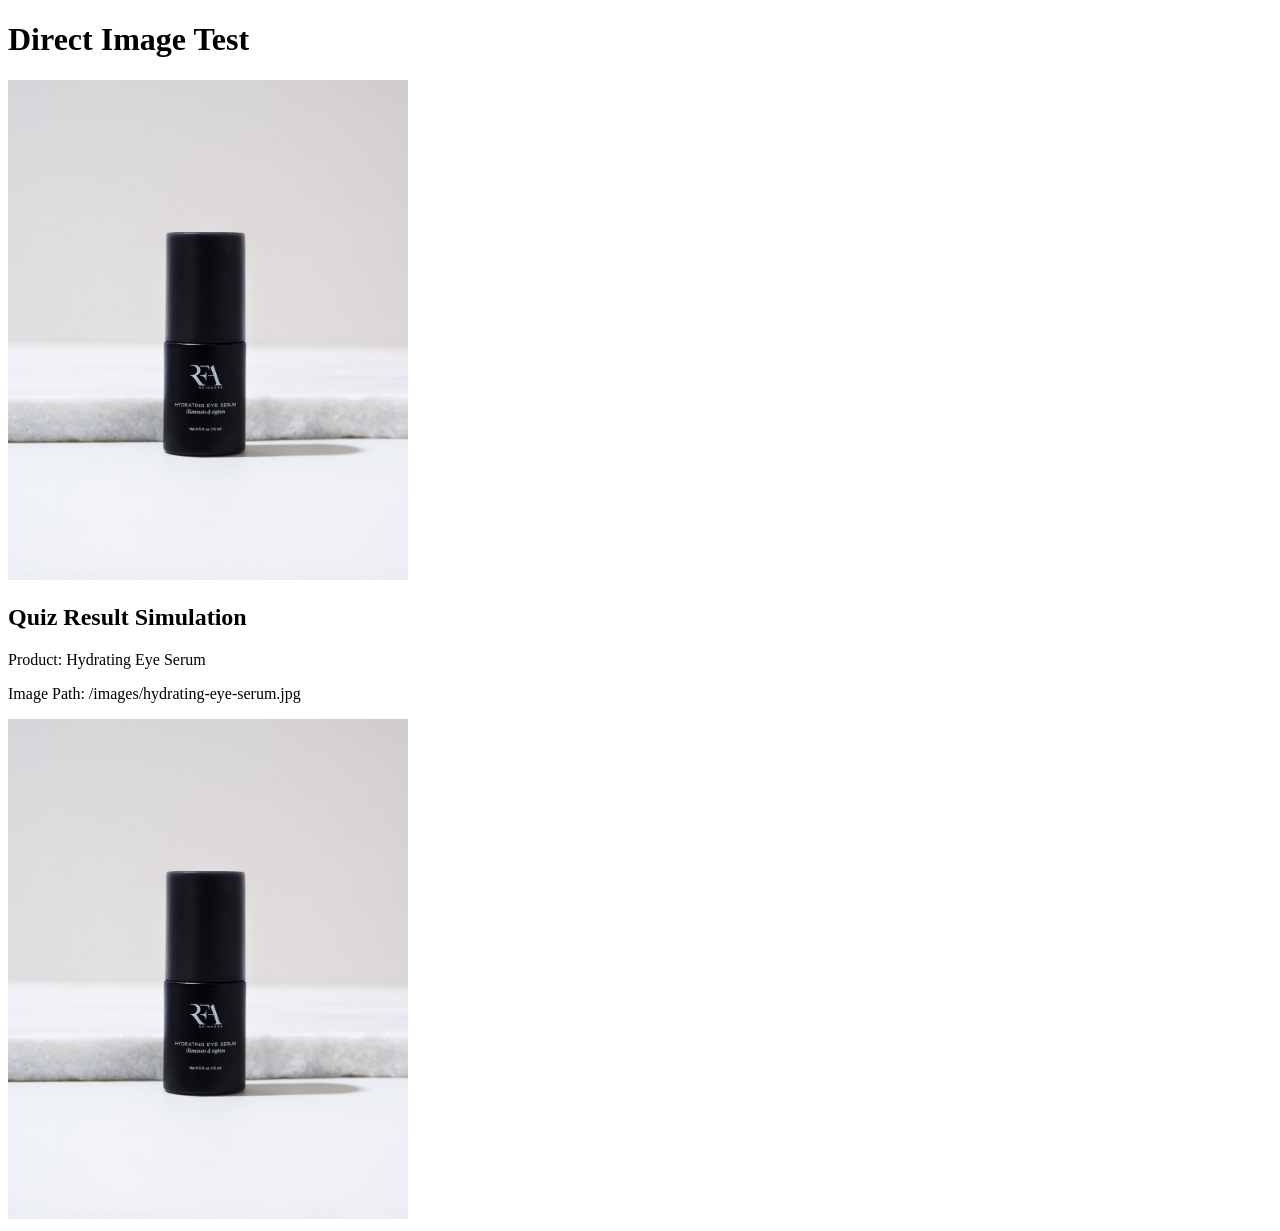
<file: test-eye-serum.html>
<!DOCTYPE html>
<html>
<head>
    <title>Eye Serum Test</title>
</head>
<body>
    <h1>Direct Image Test</h1>
    <img src="/images/hydrating-eye-serum.jpg" alt="Hydrating Eye Serum" style="max-width: 400px;">
    
    <h2>Quiz Result Simulation</h2>
    <div id="test"></div>
    
    <script>
        // Simulate what results.js does
        const productName = 'Hydrating Eye Serum';
        const imageMap = {
            'Hydrating Eye Serum': '/images/hydrating-eye-serum.jpg'
        };
        const imagePath = imageMap[productName];
        
        document.getElementById('test').innerHTML = `
            <p>Product: ${productName}</p>
            <p>Image Path: ${imagePath}</p>
            <img src="${imagePath}" alt="${productName}" style="max-width: 400px;" onerror="this.style.border='3px solid red'; this.alt='FAILED TO LOAD';">
        `;
    </script>
</body>
</html>
</file>
<file: css/styles.css>
/**
 * HOMEPAGE STYLES
 * Conversion-optimized, mobile-first design
 */

/* ==========================================
   GLOBAL RESET & BASE
   ========================================== */

* {
    margin: 0;
    padding: 0;
    box-sizing: border-box;
}

body {
    font-family: 'Inter', -apple-system, BlinkMacSystemFont, sans-serif;
    color: #2C2520;
    background: #FDFCFB;
    line-height: 1.6;
    -webkit-font-smoothing: antialiased;
}

.container {
    max-width: 1200px;
    margin: 0 auto;
    padding: 0 20px;
}

/* ==========================================
   HERO SECTION (CONVERSION-OPTIMIZED)
   ========================================== */

.hero {
    min-height: 90vh;
    display: flex;
    align-items: center;
    padding: 60px 20px 40px;
    background: linear-gradient(135deg, #F9F8F6 0%, #FFFFFF 100%);
}

.header {
    text-align: center;
    margin-bottom: 40px;
}

.header-logo {
    height: 50px;
    width: auto;
}

.hero-grid {
    display: flex;
    justify-content: center;
    align-items: center;
    max-width: 800px;
    margin: 0 auto;
}

.hero-content {
    text-align: center;
}

.hero-content-centered {
    max-width: 700px;
    margin: 0 auto;
}

.hero-headline {
    font-family: 'Cormorant', serif;
    font-size: 46px;
    font-weight: 600;
    line-height: 1.15;
    color: #2C2520;
    margin: 0 0 20px 0;
}

.break-desktop {
    display: inline;
}

.hero-subhead {
    font-size: 18px;
    line-height: 1.6;
    color: #6B645D;
    margin: 0 0 12px 0;
    max-width: 480px;
}

.hero-reinforcement {
    font-size: 15px;
    font-style: italic;
    color: #8B7E74;
    margin: 0 0 28px 0;
    max-width: 500px;
    margin-left: auto;
    margin-right: auto;
}

/* Primary CTA */
.btn {
    display: inline-block;
    font-family: 'Inter', sans-serif;
    font-weight: 600;
    text-align: center;
    text-decoration: none;
    border-radius: 8px;
    transition: all 0.3s ease;
    cursor: pointer;
    border: none;
}

.btn-primary {
    background: linear-gradient(135deg, #2C2520 0%, #1A1714 100%);
    color: white;
    padding: 18px 48px;
    font-size: 18px;
    box-shadow: 0 4px 16px rgba(44, 37, 32, 0.2);
}

.btn-primary:hover {
    background: linear-gradient(135deg, #1A1714 0%, #000000 100%);
    transform: translateY(-2px);
    box-shadow: 0 6px 24px rgba(44, 37, 32, 0.3);
}

.btn-hero {
    margin-bottom: 20px;
    display: inline-block;
    max-width: 400px;
}

.btn-large {
    padding: 20px 50px;
    font-size: 19px;
}

/* Micro Benefits */
.micro-benefits {
    display: flex;
    gap: 24px;
    margin-bottom: 24px;
    flex-wrap: wrap;
    justify-content: center;
}

.micro-item {
    font-size: 14px;
    font-weight: 500;
    color: #6B645D;
}

/* Trust Block */
.trust-block {
    padding: 16px 0;
    border-top: 1px solid #E5E3DF;
    max-width: 500px;
    margin: 0 auto;
    text-align: center;
}

.trust-rating,
.trust-patients,
.trust-guarantee {
    font-size: 13px;
    color: #8B7E74;
    margin: 4px 0;
}

.trust-rating {
    font-weight: 600;
    color: #2C2520;
}

/* Hero Visual */
.hero-visual {
    position: relative;
}

.hero-image {
    width: 100%;
    height: auto;
    border-radius: 12px;
    box-shadow: 0 12px 40px rgba(0,0,0,0.12);
}

.image-badge {
    position: absolute;
    bottom: 20px;
    left: 20px;
    background: rgba(44, 37, 32, 0.9);
    color: white;
    padding: 8px 16px;
    border-radius: 6px;
    font-size: 13px;
    font-weight: 600;
    letter-spacing: 0.5px;
}

/* ==========================================
   TRANSFORMATIONS SECTION
   ========================================== */

.transformations {
    padding: 80px 20px;
    background: white;
}

.section-label {
    text-align: center;
    font-size: 11px;
    font-weight: 600;
    letter-spacing: 2px;
    text-transform: uppercase;
    color: #8B7E74;
    margin-bottom: 12px;
}

.section-title {
    font-family: 'Cormorant', serif;
    font-size: 38px;
    font-weight: 500;
    text-align: center;
    color: #2C2520;
    margin-bottom: 50px;
}

.transformation-grid {
    display: grid;
    grid-template-columns: repeat(3, 1fr);
    gap: 30px;
    margin-bottom: 60px;
    max-width: 1000px;
    margin-left: auto;
    margin-right: auto;
}

.transformation-item img {
    width: 100%;
    height: auto;
    border-radius: 8px;
    margin-bottom: 12px;
}

.result-caption {
    font-size: 14px;
    color: #6B645D;
    text-align: center;
    font-weight: 500;
}

/* Testimonials */
.testimonial-cards {
    display: grid;
    grid-template-columns: repeat(3, 1fr);
    gap: 30px;
    max-width: 1000px;
    margin: 0 auto;
}

.testimonial-card {
    background: #F9F8F6;
    padding: 30px;
    border-radius: 12px;
    border: 1px solid #E5E3DF;
}

.stars {
    font-size: 14px;
    margin-bottom: 16px;
}

.testimonial-text {
    font-size: 15px;
    line-height: 1.6;
    color: #2C2520;
    margin-bottom: 16px;
}

.testimonial-author {
    font-size: 13px;
    font-weight: 600;
    color: #8B7E74;
}

/* ==========================================
   HOW IT WORKS
   ========================================== */

.how-it-works {
    padding: 80px 20px;
    background: #F9F8F6;
}

.steps-grid {
    display: grid;
    grid-template-columns: repeat(3, 1fr);
    gap: 40px;
    margin-bottom: 50px;
    max-width: 1000px;
    margin-left: auto;
    margin-right: auto;
}

.step-card {
    text-align: center;
}

.step-number {
    width: 60px;
    height: 60px;
    background: linear-gradient(135deg, #2C2520 0%, #1A1714 100%);
    color: white;
    border-radius: 50%;
    display: flex;
    align-items: center;
    justify-content: center;
    font-size: 24px;
    font-weight: 700;
    margin: 0 auto 20px;
}

.step-title {
    font-family: 'Cormorant', serif;
    font-size: 24px;
    font-weight: 500;
    margin-bottom: 12px;
    color: #2C2520;
}

.step-description {
    font-size: 15px;
    line-height: 1.6;
    color: #6B645D;
}

.cta-center {
    text-align: center;
}

/* ==========================================
   WHY RFA
   ========================================== */

.why-rfa {
    padding: 80px 20px;
    background: white;
}

.features-grid {
    display: grid;
    grid-template-columns: repeat(3, 1fr);
    gap: 40px;
    max-width: 1000px;
    margin: 0 auto;
}

.feature-card {
    text-align: center;
}

.feature-icon {
    font-size: 48px;
    margin-bottom: 16px;
}

.feature-title {
    font-family: 'Cormorant', serif;
    font-size: 22px;
    font-weight: 500;
    margin-bottom: 12px;
    color: #2C2520;
}

.feature-description {
    font-size: 15px;
    line-height: 1.6;
    color: #6B645D;
}

/* ==========================================
   FINAL CTA
   ========================================== */

.final-cta {
    padding: 100px 20px;
    background: linear-gradient(135deg, #2C2520 0%, #1A1714 100%);
    color: white;
}

.final-cta-content {
    max-width: 700px;
    margin: 0 auto;
    text-align: center;
}

.final-cta-headline {
    font-family: 'Cormorant', serif;
    font-size: 42px;
    font-weight: 500;
    margin-bottom: 16px;
}

.final-cta-text {
    font-size: 18px;
    margin-bottom: 32px;
    opacity: 0.9;
}

.final-cta .btn-primary {
    background: white;
    color: #2C2520;
}

.final-cta .btn-primary:hover {
    background: #F9F8F6;
}

.final-cta-trust {
    font-size: 14px;
    margin-top: 24px;
    opacity: 0.8;
}

/* ==========================================
   FOOTER
   ========================================== */

.footer {
    padding: 40px 20px;
    background: #2C2520;
    color: white;
    text-align: center;
}

.footer p {
    font-size: 14px;
    margin: 8px 0;
}

.footer-disclaimer {
    font-size: 12px;
    opacity: 0.7;
    margin-top: 16px;
}

/* ==========================================
   MOBILE OPTIMIZATION
   ========================================== */

@media (max-width: 968px) {
    .hero-grid {
        display: block;
    }
    
    .hero-content {
        text-align: center;
    }
    
    .hero-headline {
        font-size: 36px;
    }
    
    .break-desktop {
        display: none;
    }
    
    .btn-hero {
        max-width: 100%;
    }
    
    .micro-benefits {
        justify-content: center;
    }
    
    .trust-block {
        text-align: center;
    }
    
    .transformation-grid {
        grid-template-columns: 1fr;
    }
    
    .testimonial-cards {
        grid-template-columns: 1fr;
    }
    
    .steps-grid {
        grid-template-columns: 1fr;
    }
    
    .features-grid {
        grid-template-columns: 1fr;
    }
}

@media (max-width: 480px) {
    .hero {
        padding: 40px 20px 30px;
        min-height: auto;
    }
    
    .header-logo {
        height: 40px;
    }
    
    .hero-headline {
        font-size: 28px;
    }
    
    .hero-subhead {
        font-size: 16px;
    }
    
    .btn-primary {
        padding: 16px 36px;
        font-size: 16px;
    }
    
    .micro-benefits {
        flex-direction: column;
        gap: 12px;
        align-items: center;
    }
    
    .section-title {
        font-size: 32px;
    }
    
    .final-cta-headline {
        font-size: 32px;
    }
}
</file>
<file: css/landing.css>
/**
 * LANDING PAGE STYLES
 * Mobile-first, conversion-optimized design for no-quiz landing pages
 * Consistent with main site branding
 */

/* ==========================================
   GLOBAL & RESET
   ========================================== */

* {
    margin: 0;
    padding: 0;
    box-sizing: border-box;
}

body {
    font-family: 'Inter', -apple-system, BlinkMacSystemFont, sans-serif;
    color: #2C2520;
    background: #FDFCFB;
    line-height: 1.6;
}

.container {
    max-width: 900px;
    margin: 0 auto;
    padding: 0 20px;
}

/* ==========================================
   HEADER
   ========================================== */

.landing-header {
    background: white;
    border-bottom: 1px solid #E5E3DF;
    padding: 16px 0;
    position: sticky;
    top: 0;
    z-index: 100;
}

.landing-header .container {
    display: flex;
    justify-content: space-between;
    align-items: center;
}

.logo img {
    height: 45px;
    width: auto;
}

.header-trust {
    font-size: 12px;
    font-weight: 500;
    color: #8B7E74;
    letter-spacing: 0.5px;
}

/* ==========================================
   HERO SECTION
   ========================================== */

.landing-hero {
    padding: 50px 20px 40px;
    text-align: center;
    background: linear-gradient(135deg, #F9F8F6 0%, #FFFFFF 100%);
}

.landing-headline {
    font-family: 'Cormorant', serif;
    font-size: 42px;
    font-weight: 600;
    line-height: 1.2;
    color: #2C2520;
    margin: 0 0 20px 0;
    max-width: 800px;
    margin-left: auto;
    margin-right: auto;
}

.landing-subheadline {
    font-size: 18px;
    line-height: 1.5;
    color: #6B645D;
    max-width: 700px;
    margin: 0 auto 32px auto;
}

.hero-cta-group {
    display: flex;
    gap: 16px;
    justify-content: center;
    flex-wrap: wrap;
}

/* ==========================================
   BUTTONS
   ========================================== */

.btn {
    display: inline-block;
    font-family: 'Inter', sans-serif;
    font-weight: 600;
    text-align: center;
    text-decoration: none;
    border-radius: 8px;
    transition: all 0.3s ease;
    cursor: pointer;
    border: none;
}

.btn-primary {
    background: linear-gradient(135deg, #2C2520 0%, #1A1714 100%);
    color: white;
    padding: 18px 48px;
    font-size: 18px;
    box-shadow: 0 4px 16px rgba(44, 37, 32, 0.2);
}

.btn-primary:hover {
    background: linear-gradient(135deg, #1A1714 0%, #000000 100%);
    transform: translateY(-2px);
    box-shadow: 0 6px 24px rgba(44, 37, 32, 0.3);
}

.btn-secondary {
    background: white;
    color: #2C2520;
    padding: 18px 48px;
    font-size: 18px;
    border: 2px solid #E5E3DF;
}

.btn-secondary:hover {
    background: #F9F8F6;
    border-color: #2C2520;
}

.btn-large {
    padding: 20px 50px;
    font-size: 19px;
}

/* ==========================================
   BUNDLE CARD
   ========================================== */

.bundle-section-landing {
    padding: 50px 20px;
    background: white;
}

.bundle-card-landing {
    max-width: 700px;
    margin: 0 auto;
    background: linear-gradient(135deg, #F9F8F6 0%, #FFFFFF 100%);
    border: 2px solid #E5E3DF;
    border-radius: 12px;
    padding: 40px 30px;
    text-align: center;
    box-shadow: 0 4px 20px rgba(0,0,0,0.06);
}

.bundle-image-landing {
    max-width: 350px;
    width: 100%;
    height: auto;
    margin: 0 auto 24px auto;
    display: block;
    border-radius: 8px;
}

.bundle-name-landing {
    font-family: 'Cormorant', serif;
    font-size: 32px;
    font-weight: 500;
    color: #2C2520;
    margin: 0 0 12px 0;
}

.bundle-rating-landing {
    font-size: 14px;
    color: #8B7E74;
    margin-bottom: 16px;
}

.bundle-description-landing {
    font-size: 16px;
    line-height: 1.6;
    color: #6B645D;
    margin: 0 0 24px 0;
}

.bundle-price-landing {
    display: flex;
    flex-direction: column;
    align-items: center;
    margin-bottom: 24px;
}

.price-amount {
    font-family: 'Cormorant', serif;
    font-size: 48px;
    font-weight: 600;
    color: #2C2520;
}

.price-label {
    font-size: 14px;
    color: #8B7E74;
}

.bundle-cta-landing {
    margin: 0 auto;
    max-width: 400px;
}

/* ==========================================
   PRODUCTS SECTION
   ========================================== */

.products-section-landing {
    padding: 60px 20px;
    background: #F9F8F6;
}

.section-title-landing {
    font-family: 'Cormorant', serif;
    font-size: 32px;
    font-weight: 500;
    text-align: center;
    color: #2C2520;
    margin-bottom: 40px;
}

.products-grid-landing {
    display: grid;
    grid-template-columns: repeat(auto-fit, minmax(250px, 1fr));
    gap: 24px;
    max-width: 900px;
    margin: 0 auto;
}

.product-item-landing {
    background: white;
    border: 1px solid #E5E3DF;
    border-radius: 8px;
    padding: 30px 20px;
    text-align: center;
    transition: all 0.3s ease;
    position: relative;
}

.product-item-landing:hover {
    transform: translateY(-4px);
    box-shadow: 0 8px 24px rgba(0,0,0,0.08);
}

.product-item-landing.is-hero {
    border: 2px solid #D4AF37;
}

.hero-badge-landing {
    position: absolute;
    top: 12px;
    left: 50%;
    transform: translateX(-50%);
    background: #D4AF37;
    color: white;
    font-size: 10px;
    font-weight: 700;
    letter-spacing: 1px;
    text-transform: uppercase;
    padding: 4px 12px;
    border-radius: 12px;
}

.product-image-landing {
    width: 100%;
    max-width: 160px;
    height: auto;
    margin: 0 auto 16px auto;
    display: block;
}

.product-name-landing {
    font-family: 'Cormorant', serif;
    font-size: 20px;
    font-weight: 500;
    color: #2C2520;
    margin: 0 0 8px 0;
}

.product-benefit-landing {
    font-size: 14px;
    line-height: 1.5;
    color: #6B645D;
}

/* ==========================================
   BENEFITS SECTION
   ========================================== */

.benefits-section-landing {
    padding: 60px 20px;
    background: white;
}

.benefits-list-landing {
    list-style: none;
    max-width: 600px;
    margin: 0 auto;
    padding: 0;
}

.benefit-item-landing {
    font-size: 18px;
    line-height: 2;
    color: #2C2520;
    padding: 12px 0;
    border-bottom: 1px solid #E5E3DF;
}

.benefit-item-landing:last-child {
    border-bottom: none;
}

/* ==========================================
   TESTIMONIAL SECTION
   ========================================== */

.testimonial-section-landing {
    padding: 60px 20px;
    background: #F9F8F6;
}

.testimonial-card-landing {
    max-width: 700px;
    margin: 0 auto;
    background: white;
    padding: 40px 30px;
    border-radius: 12px;
    border: 1px solid #E5E3DF;
    text-align: center;
}

.stars-landing {
    font-size: 16px;
    margin-bottom: 20px;
}

.testimonial-text-landing {
    font-size: 18px;
    line-height: 1.7;
    color: #2C2520;
    font-style: italic;
    margin-bottom: 16px;
}

.testimonial-author-landing {
    font-size: 14px;
    font-weight: 600;
    color: #8B7E74;
}

/* ==========================================
   QUIZ FALLBACK
   ========================================== */

.quiz-fallback-section {
    padding: 80px 20px;
    background: linear-gradient(135deg, #F9F8F6 0%, #FFFFFF 100%);
}

.quiz-fallback-card {
    max-width: 700px;
    margin: 0 auto;
    text-align: center;
    background: white;
    padding: 50px 30px;
    border-radius: 12px;
    border: 2px solid #E5E3DF;
}

.quiz-fallback-headline {
    font-family: 'Cormorant', serif;
    font-size: 32px;
    font-weight: 500;
    color: #2C2520;
    margin-bottom: 16px;
}

.quiz-fallback-text {
    font-size: 16px;
    line-height: 1.6;
    color: #6B645D;
    margin-bottom: 28px;
}

/* ==========================================
   FOOTER
   ========================================== */

.landing-footer {
    background: #2C2520;
    color: white;
    padding: 40px 20px;
    text-align: center;
}

.landing-footer p {
    font-size: 14px;
    margin: 8px 0;
}

.footer-disclaimer {
    font-size: 12px;
    color: #8B7E74;
    margin-top: 16px;
}

/* ==========================================
   MOBILE OPTIMIZATION
   ========================================== */

@media (max-width: 768px) {
    .landing-headline {
        font-size: 32px;
    }
    
    .landing-subheadline {
        font-size: 16px;
    }
    
    .hero-cta-group {
        flex-direction: column;
        align-items: stretch;
    }
    
    .hero-cta-group .btn {
        width: 100%;
    }
    
    .bundle-image-landing {
        max-width: 280px;
    }
    
    .bundle-name-landing {
        font-size: 26px;
    }
    
    .price-amount {
        font-size: 38px;
    }
    
    .products-grid-landing {
        grid-template-columns: 1fr;
    }
    
    .header-trust {
        display: none;
    }
}

@media (max-width: 480px) {
    .landing-hero {
        padding: 40px 20px 30px;
    }
    
    .landing-headline {
        font-size: 28px;
    }
    
    .btn-primary,
    .btn-secondary {
        padding: 16px 36px;
        font-size: 16px;
    }
    
    .section-title-landing {
        font-size: 28px;
    }
}
</file>
<file: css/quiz-mobile.css>
/* MOBILE-FIRST QUIZ - 100VH ENFORCEMENT */
/* Target: iPhone 390-430px width, ZERO vertical scroll */

* {
    box-sizing: border-box;
    -webkit-tap-highlight-color: transparent;
}

body {
    margin: 0;
    padding: 0;
    font-family: 'Inter', -apple-system, BlinkMacSystemFont, 'Segoe UI', sans-serif;
    background: #F9F8F6;
    overflow: hidden; /* Prevent body scroll */
    height: 100vh;
    height: 100dvh; /* Dynamic viewport height for mobile */
}

#quizApp {
    height: 100vh;
    height: 100dvh;
    display: flex;
    flex-direction: column;
    position: relative;
    overflow: hidden;
}

/* PROGRESS BAR - STICKY TOP WITH SHADOW */
.quiz-progress {
    position: fixed;
    top: 0;
    left: 0;
    right: 0;
    height: 6px;
    background: #E5E3DF;
    z-index: 1000;
    /* Safe area padding for notch */
    padding-top: env(safe-area-inset-top);
    box-shadow: 0 2px 4px rgba(0,0,0,0.1);
}

.quiz-progress-bar {
    height: 100%;
    background: linear-gradient(90deg, #8B7E74 0%, #2C2520 100%);
    transition: width 0.4s cubic-bezier(0.4, 0, 0.2, 1);
    width: 0%;
    position: relative;
}

/* Progress bar glow effect */
.quiz-progress-bar::after {
    content: '';
    position: absolute;
    right: 0;
    top: 0;
    bottom: 0;
    width: 40px;
    background: linear-gradient(90deg, transparent, rgba(255,255,255,0.3));
    opacity: 0.6;
}

/* QUIZ CONTAINER - FILLS REMAINING SPACE */
.quiz-container {
    flex: 1;
    display: flex;
    flex-direction: column;
    padding: max(env(safe-area-inset-top), 16px) 20px max(env(safe-area-inset-bottom), 20px);
    overflow: hidden;
    justify-content: space-between; /* Push content to edges */
    min-height: 0; /* Allow flexbox shrinking */
}

/* QUESTION NUMBER - COMPACT */
.question-number {
    font-family: 'Inter', sans-serif;
    font-size: 11px;
    font-weight: 600;
    letter-spacing: 1.5px;
    color: #8B7E74;
    text-transform: uppercase;
    margin-bottom: 8px;
    text-align: center;
}

/* QUESTION TEXT - OPTIMIZED SIZE */
.question-text {
    font-family: 'Cormorant', serif;
    font-size: clamp(22px, 5vw, 28px); /* Responsive but capped */
    font-weight: 600;
    color: #2C2520;
    text-align: center;
    margin-bottom: 16px;
    line-height: 1.3;
    padding: 0 10px;
}

/* ANSWER OPTIONS - OPTIMIZED FOR NO SCROLL */
.quiz-options {
    display: flex;
    flex-direction: column;
    gap: 12px; /* Reduced from 16px */
    flex: 1;
    justify-content: center;
    overflow-y: auto; /* Fallback if absolutely needed */
    -webkit-overflow-scrolling: touch;
    padding: 8px 0;
    min-height: 0; /* Allow shrinking */
}

.quiz-option {
    background: white;
    border: 2px solid #E5E3DF;
    border-radius: 12px;
    padding: 16px 20px; /* Reduced from 20px 24px */
    cursor: pointer;
    transition: all 0.15s ease; /* Fast transition */
    -webkit-tap-highlight-color: rgba(139, 126, 116, 0.1);
    /* Minimum tap target */
    min-height: 60px;
    display: flex;
    flex-direction: column;
    justify-content: center;
}

.quiz-option:active {
    transform: scale(0.98);
}

.quiz-option.selected {
    border-color: #8B7E74;
    background: #FFF9F0;
    box-shadow: 0 2px 8px rgba(139, 126, 116, 0.15);
}

.option-icon {
    font-size: 20px; /* Reduced from 24px */
    margin-bottom: 6px; /* Reduced from 8px */
}

.option-text {
    font-family: 'Inter', sans-serif;
    font-size: 15px; /* Reduced from 16px */
    font-weight: 600;
    color: #2C2520;
    margin-bottom: 3px; /* Reduced from 4px */
}

.option-subtext {
    font-family: 'Inter', sans-serif;
    font-size: 13px; /* Reduced from 14px */
    color: #6B645D;
    line-height: 1.4;
}

/* BACK BUTTON - COMPACT */
.quiz-back {
    background: transparent;
    border: none;
    color: #8B7E74;
    font-size: 14px;
    padding: 8px 0;
    cursor: pointer;
    font-family: 'Inter', sans-serif;
    font-weight: 500;
    text-align: center;
    margin-top: 12px;
}

/* LEAD FORM - COMPACT */
#leadForm {
    display: flex;
    flex-direction: column;
    gap: 12px; /* Reduced from 16px */
    flex: 1;
    justify-content: center;
    padding: 8px 0;
}

.form-group {
    margin: 0;
}

.form-group label {
    display: block;
    font-family: 'Inter', sans-serif;
    font-size: 13px;
    font-weight: 600;
    color: #2C2520;
    margin-bottom: 6px;
}

.form-group input {
    width: 100%;
    padding: 14px 16px; /* Reduced from 16px 18px */
    border: 2px solid #E5E3DF;
    border-radius: 8px;
    font-family: 'Inter', sans-serif;
    font-size: 15px;
    background: white;
    transition: border-color 0.2s;
}

.form-group input:focus {
    outline: none;
    border-color: #8B7E74;
}

.btn-submit {
    width: 100%;
    background: #2C2520;
    color: white;
    border: none;
    border-radius: 8px;
    padding: 16px;
    font-family: 'Inter', sans-serif;
    font-size: 15px;
    font-weight: 600;
    cursor: pointer;
    transition: all 0.2s;
    margin-top: 8px;
}

.btn-submit:active {
    transform: scale(0.98);
}

/* RESPONSIVE - EXTRA SMALL SCREENS */
@media (max-height: 667px) {
    /* iPhone SE, 8, etc - AGGRESSIVE SPACE SAVING */
    .question-text {
        font-size: 20px;
        margin-bottom: 12px;
    }
    
    .quiz-options {
        gap: 10px;
    }
    
    .quiz-option {
        padding: 12px 16px;
        min-height: 54px;
    }
    
    .option-icon {
        font-size: 18px;
        margin-bottom: 4px;
    }
    
    .option-text {
        font-size: 14px;
        margin-bottom: 2px;
    }
    
    .option-subtext {
        font-size: 12px;
    }
}

/* LANDSCAPE MODE - HORIZONTAL LAYOUT */
@media (max-height: 500px) and (orientation: landscape) {
    .quiz-container {
        flex-direction: row;
        gap: 20px;
    }
    
    .quiz-options {
        flex-direction: row;
        flex-wrap: wrap;
        gap: 8px;
    }
    
    .quiz-option {
        flex: 1 1 calc(50% - 4px);
        min-width: 140px;
    }
}

/* TABLET AND DESKTOP - CENTER CONTENT */
@media (min-width: 768px) {
    .quiz-container {
        max-width: 500px;
        margin: 0 auto;
        padding: 40px 20px;
    }
    
    .question-text {
        font-size: 32px;
    }
    
    .quiz-options {
        gap: 16px;
    }
    
    .quiz-option {
        padding: 20px 24px;
        min-height: 70px;
    }
}

/* HIDE ELEMENTS */
.hidden {
    display: none !important;
}

/* FADE TRANSITIONS */
.fade-in {
    animation: fadeIn 0.15s ease-in;
}

@keyframes fadeIn {
    from {
        opacity: 0;
        transform: translateY(8px);
    }
    to {
        opacity: 1;
        transform: translateY(0);
    }
}

/* ENHANCED TAP TARGETS FOR iOS */
.quiz-option {
    min-height: 64px; /* iOS recommended minimum */
    padding: 18px 20px;
    cursor: pointer;
    -webkit-tap-highlight-color: rgba(139, 126, 116, 0.1);
}

.quiz-option:active {
    transform: scale(0.98);
    transition: transform 0.1s ease;
}

.btn-submit,
.quiz-back {
    min-height: 60px;
    touch-action: manipulation;
}

/* Ensure form inputs are tappable */
input[type="email"] {
    min-height: 56px;
    padding: 16px;
    font-size: 16px; /* Prevents iOS zoom */
}

/* Increase button padding on mobile */
@media (max-width: 768px) {
    .quiz-option {
        min-height: 68px;
        padding: 20px;
    }
    
    .btn-submit {
        min-height: 64px;
        padding: 20px 32px;
        font-size: 16px;
    }
}
</file>
<file: css/results.css>
/**
 * RESULTS PAGE STYLES
 * Mobile-first, conversion-optimized design
 * Single unified system for ALL result types
 */

/* ==========================================
   GLOBAL & RESET
   ========================================== */

* {
    margin: 0;
    padding: 0;
    box-sizing: border-box;
}

body {
    font-family: 'Inter', -apple-system, BlinkMacSystemFont, sans-serif;
    color: #2C2520;
    background: #FDFCFB;
    line-height: 1.6;
}

.container {
    max-width: 900px;
    margin: 0 auto;
    padding: 0 20px;
}

/* ==========================================
   HEADER
   ========================================== */

.results-header {
    background: white;
    border-bottom: 1px solid #E5E3DF;
    padding: 16px 0;
    position: sticky;
    top: 0;
    z-index: 100;
}

.results-header .container {
    display: flex;
    justify-content: space-between;
    align-items: center;
}

.logo img {
    height: 45px;
    width: auto;
}

.header-trust {
    font-size: 12px;
    font-weight: 500;
    color: #8B7E74;
    letter-spacing: 0.5px;
}

/* ==========================================
   HERO RESULT SECTION
   ========================================== */

.results-hero {
    padding: 40px 20px 30px;
    text-align: center;
    background: linear-gradient(180deg, #FDFCFB 0%, #F9F8F6 100%);
}

.result-headline {
    font-family: 'Cormorant', serif;
    font-size: 36px;
    font-weight: 500;
    line-height: 1.2;
    color: #2C2520;
    margin: 0 auto 16px;
    max-width: 700px;
}

.result-subheadline {
    font-size: 17px;
    line-height: 1.5;
    color: #6B645D;
    max-width: 600px;
    margin: 0 auto 12px;
}

.result-trust-line {
    font-size: 14px;
    font-weight: 600;
    color: #8B7E74;
    letter-spacing: 0.5px;
}

/* ==========================================
   BUNDLE HERO CARD (IMMEDIATE CONVERSION)
   ========================================== */

.bundle-section {
    padding: 30px 20px;
    background: white;
}

.bundle-hero-card {
    background: linear-gradient(135deg, #F9F8F6 0%, #FFFFFF 100%);
    border: 2px solid #E5E3DF;
    border-radius: 12px;
    padding: 40px 30px;
    text-align: center;
    box-shadow: 0 4px 20px rgba(0,0,0,0.06);
}

.bundle-badge {
    display: inline-block;
    background: linear-gradient(135deg, #D4AF37 0%, #C5A028 100%);
    color: white;
    font-size: 11px;
    font-weight: 700;
    letter-spacing: 1.5px;
    text-transform: uppercase;
    padding: 8px 18px;
    border-radius: 20px;
    margin-bottom: 20px;
}

.bundle-image {
    max-width: 350px;
    width: 100%;
    height: auto;
    margin: 20px auto;
    display: block;
    border-radius: 8px;
}

.bundle-name {
    font-family: 'Cormorant', serif;
    font-size: 32px;
    font-weight: 500;
    color: #2C2520;
    margin: 0 0 12px 0;
}

.bundle-rating {
    font-size: 14px;
    margin-bottom: 16px;
    color: #8B7E74;
}

.rating-text {
    margin-left: 8px;
}

.bundle-description {
    font-size: 16px;
    line-height: 1.6;
    color: #6B645D;
    margin: 0 0 24px 0;
    max-width: 600px;
    margin-left: auto;
    margin-right: auto;
}

.bundle-price-row {
    display: flex;
    justify-content: center;
    align-items: baseline;
    gap: 12px;
    margin-bottom: 24px;
}

.bundle-price {
    font-family: 'Cormorant', serif;
    font-size: 48px;
    font-weight: 600;
    color: #2C2520;
}

.bundle-price-label {
    font-size: 14px;
    color: #8B7E74;
}

.bundle-cta {
    margin: 0 auto 16px auto;
    max-width: 400px;
}

/* CTA Decision Block */
.cta-decision-block {
    margin-top: 32px;
    padding: 24px 20px;
    background: #FDFCFB;
    border: 1px solid #E5E3DF;
    border-radius: 8px;
}

.urgency-line {
    font-size: 15px;
    line-height: 1.5;
    color: #2C2520;
    text-align: center;
    margin: 16px 0 0 0;
    font-weight: 500;
}

.subscription-line {
    font-size: 14px;
    line-height: 1.5;
    color: #6B645D;
    text-align: center;
    margin: 16px 0 4px 0;
}

.subscription-micro {
    font-size: 12px;
    color: #8B7E74;
    text-align: center;
    font-style: italic;
    margin: 0 0 16px 0;
}

.trust-bullets {
    display: flex;
    flex-direction: column;
    gap: 8px;
    padding-top: 16px;
    border-top: 1px solid #E5E3DF;
}

.trust-bullet {
    font-size: 13px;
    color: #6B645D;
    text-align: center;
    font-weight: 500;
}

.bundle-trust {
    font-size: 13px;
    color: #8B7E74;
    line-height: 1.8;
}

/* ==========================================
   PRODUCT STACK
   ========================================== */

.products-section {
    padding: 60px 20px;
    background: #F9F8F6;
}

.section-title {
    font-family: 'Cormorant', serif;
    font-size: 32px;
    font-weight: 500;
    text-align: center;
    margin-bottom: 40px;
    color: #2C2520;
}

.product-stack {
    display: grid;
    grid-template-columns: repeat(auto-fit, minmax(260px, 1fr));
    gap: 24px;
    max-width: 900px;
    margin: 0 auto;
}

.stack-product {
    background: white;
    border: 1px solid #E5E3DF;
    border-radius: 8px;
    padding: 30px 20px;
    text-align: center;
    transition: all 0.3s ease;
    position: relative;
}

.stack-product:hover {
    transform: translateY(-4px);
    box-shadow: 0 8px 24px rgba(0,0,0,0.08);
}

.stack-product.is-hero {
    border: 2px solid #D4AF37;
}

.hero-badge {
    position: absolute;
    top: 12px;
    left: 50%;
    transform: translateX(-50%);
    background: #D4AF37;
    color: white;
    font-size: 10px;
    font-weight: 700;
    letter-spacing: 1px;
    text-transform: uppercase;
    padding: 4px 12px;
    border-radius: 12px;
}

.product-image {
    width: 100%;
    max-width: 180px;
    height: auto;
    margin: 0 auto 16px;
    display: block;
}

.product-name {
    font-family: 'Cormorant', serif;
    font-size: 22px;
    font-weight: 500;
    color: #2C2520;
    margin: 0 0 8px 0;
}

.product-benefit {
    font-size: 14px;
    line-height: 1.5;
    color: #6B645D;
    margin: 0 0 16px 0;
}

.product-price {
    font-size: 18px;
    font-weight: 600;
    color: #2C2520;
}

/* ==========================================
   USAGE & AUDIENCE SECTIONS
   ========================================== */

.usage-section,
.audience-section {
    padding: 50px 20px;
    background: white;
}

.usage-card,
.audience-card {
    max-width: 700px;
    margin: 0 auto;
    text-align: center;
}

.usage-card h2,
.audience-card h2 {
    font-family: 'Cormorant', serif;
    font-size: 28px;
    font-weight: 500;
    margin-bottom: 20px;
    color: #2C2520;
}

.usage-instructions p,
.audience-card p {
    font-size: 16px;
    line-height: 1.7;
    color: #6B645D;
}

/* ==========================================
   FINAL CTA
   ========================================== */

.final-cta-section {
    padding: 60px 20px;
    background: linear-gradient(135deg, #F9F8F6 0%, #FFFFFF 100%);
}

.final-cta-card {
    max-width: 600px;
    margin: 0 auto;
    text-align: center;
    background: white;
    padding: 50px 30px;
    border-radius: 12px;
    border: 2px solid #E5E3DF;
}

.final-cta-card h2 {
    font-family: 'Cormorant', serif;
    font-size: 32px;
    font-weight: 500;
    margin-bottom: 12px;
    color: #2C2520;
}

.final-cta-card p {
    font-size: 16px;
    color: #6B645D;
    margin-bottom: 24px;
}

.guarantee-text {
    font-size: 13px;
    line-height: 1.8;
    color: #8B7E74;
    margin-top: 20px;
}

/* ==========================================
   BUTTONS
   ========================================== */

.btn {
    display: inline-block;
    font-family: 'Inter', sans-serif;
    font-weight: 600;
    text-align: center;
    text-decoration: none;
    border-radius: 8px;
    transition: all 0.3s ease;
    cursor: pointer;
    border: none;
}

.btn-primary {
    background: linear-gradient(135deg, #2C2520 0%, #1A1714 100%);
    color: white;
    padding: 16px 40px;
    font-size: 16px;
}

.btn-primary:hover {
    background: linear-gradient(135deg, #1A1714 0%, #000000 100%);
    transform: translateY(-2px);
    box-shadow: 0 6px 20px rgba(0,0,0,0.2);
}

.btn-large {
    width: 100%;
    max-width: 400px;
    padding: 18px 40px;
    font-size: 18px;
}

/* ==========================================
   FOOTER
   ========================================== */

.results-footer {
    background: #2C2520;
    color: white;
    padding: 40px 20px;
    text-align: center;
}

.results-footer p {
    font-size: 14px;
    margin: 8px 0;
}

.disclaimer {
    font-size: 12px;
    color: #8B7E74;
    margin-top: 16px;
}

/* ==========================================
   MOBILE OPTIMIZATION
   ========================================== */

@media (max-width: 768px) {
    .result-headline {
        font-size: 28px;
    }
    
    .result-subheadline {
        font-size: 15px;
    }
    
    .bundle-hero-card {
        padding: 30px 20px;
    }
    
    .bundle-name {
        font-size: 26px;
    }
    
    .bundle-price {
        font-size: 38px;
    }
    
    .bundle-image {
        max-width: 280px;
    }
    
    .cta-decision-block {
        padding: 20px 16px;
    }
    
    .urgency-line {
        font-size: 14px;
    }
    
    .subscription-line {
        font-size: 13px;
    }
    
    .trust-bullets {
        gap: 6px;
    }
    
    .product-stack {
        grid-template-columns: 1fr;
        gap: 20px;
    }
    
    .header-trust {
        display: none;
    }
    
    .logo img {
        height: 40px;
    }
}

@media (max-width: 480px) {
    .result-headline {
        font-size: 24px;
    }
    
    .bundle-price {
        font-size: 32px;
    }
    
    .results-hero {
        padding: 30px 20px 20px;
    }
    
    .bundle-section {
        padding: 20px;
    }
}
</file>
